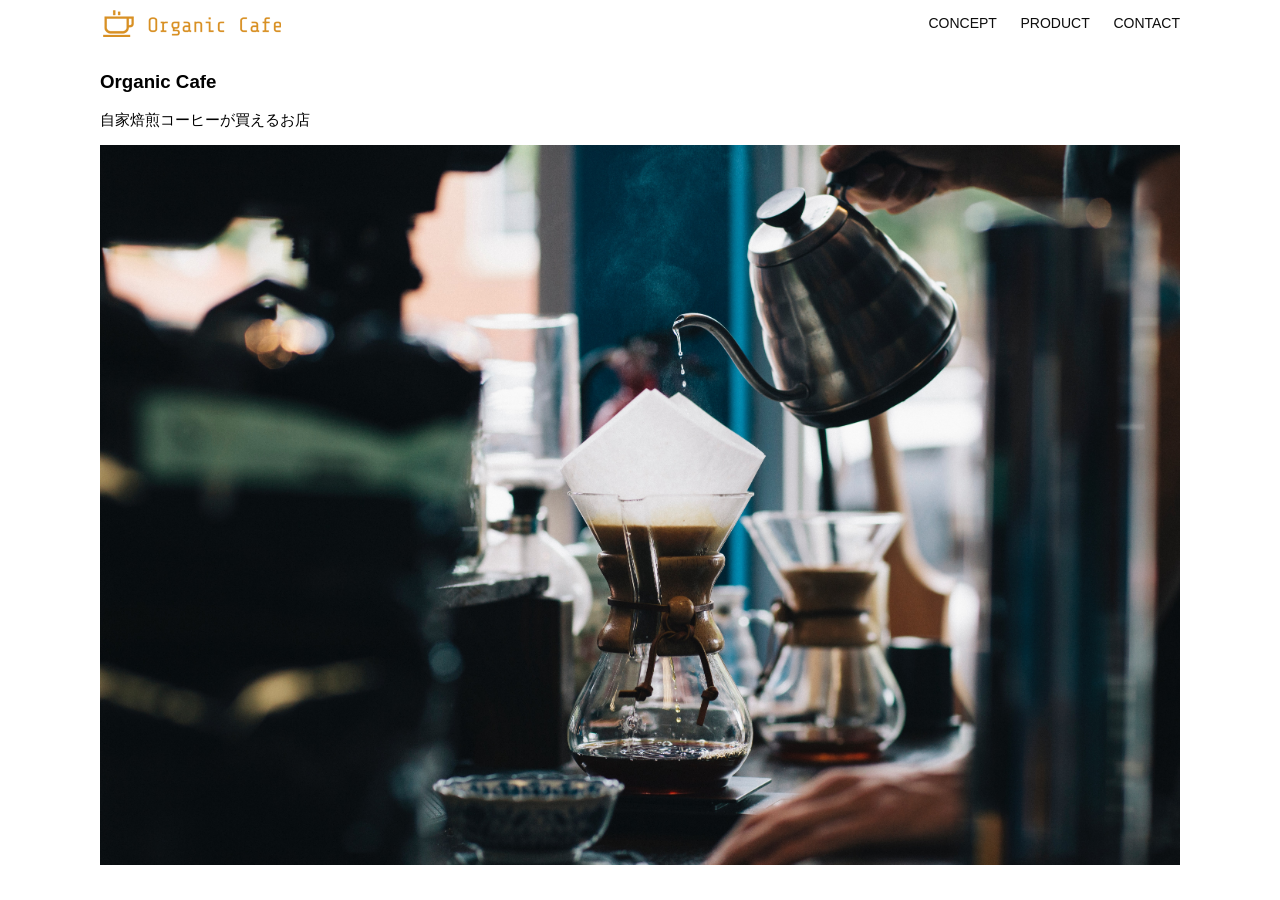
<file: html-css-kadai_013/index.html>
<!DOCTYPE html>
<html lang="ja">
  <head>
    <meta charset="UTF-8">
    <meta name="viewport" content="width=device-width, initial-scale=1.0">
    <meta name="description" content="自家焙煎のコーヒーがお家で楽しめるOrganic Cafe">
    <title>Organic Cafe</title>
    <link rel="stylesheet" href="style.css">
  </head>

  <body>
    <header>
      <!-- ロゴ -->
      <a id="logo" href="index.html">
        <img src="images/logo.png" alt="トップページに戻る">
      </a>

      <!-- PC用ナビゲーション -->
      <nav id="nav-pc">
        <a href="index.html#concept">CONCEPT</a>
        <a href="index.html#product">PRODUCT</a>
        <a href="index.html#contact">CONTACT</a>
      </nav>

      <!-- スマホ用メニューボタン -->
      <img
        id="menu-sp"
        src="images/button-menu.png"
        alt="ナビゲーションを開く"
        onclick="document.getElementById('nav-sp').style.display = 'block'"
      >

      <!-- スマホ用ナビゲーション -->
      <nav id="nav-sp">
        <ul>
          <li>
            <img
              id="close"
              src="images/button-close.png"
              alt="ナビゲーションを閉じる"
              onclick="document.getElementById('nav-sp').style.display = 'none'"
            >
          </li>
          <li>
            <a
              id="logo-sp"
              href="index.html"
              onclick="document.getElementById('nav-sp').style.display = 'none'"
            >
              <img src="images/logo-sp.png" alt="トップページに戻る">
            </a>
          </li>
          <li>
            <a
              class="menu"
              href="index.html#concept"
              onclick="document.getElementById('nav-sp').style.display = 'none'"
            >CONCEPT</a>
          </li>
          <li>
            <a
              class="menu"
              href="index.html#product"
              onclick="document.getElementById('nav-sp').style.display = 'none'"
            >PRODUCT</a>
          </li>
          <li>
            <a
              class="menu"
              href="index.html#contact"
              onclick="document.getElementById('nav-sp').style.display = 'none'"
            >CONTACT</a>
          </li>
        </ul>
      </nav>
    </header>

    <main>
      <article>
        <!-- メインビジュアル -->
        <section id="main-visual">
          <div id="main-message">
            <h1>Organic Cafe</h1>
            <p>自家焙煎コーヒーが買えるお店</p>
          </div>
          <img src="images/main-image.jpg" alt="コーヒーをハンドドリップで淹れる画像">
        </section>
      </article>
    </main>
  </body>
</html>
</file>
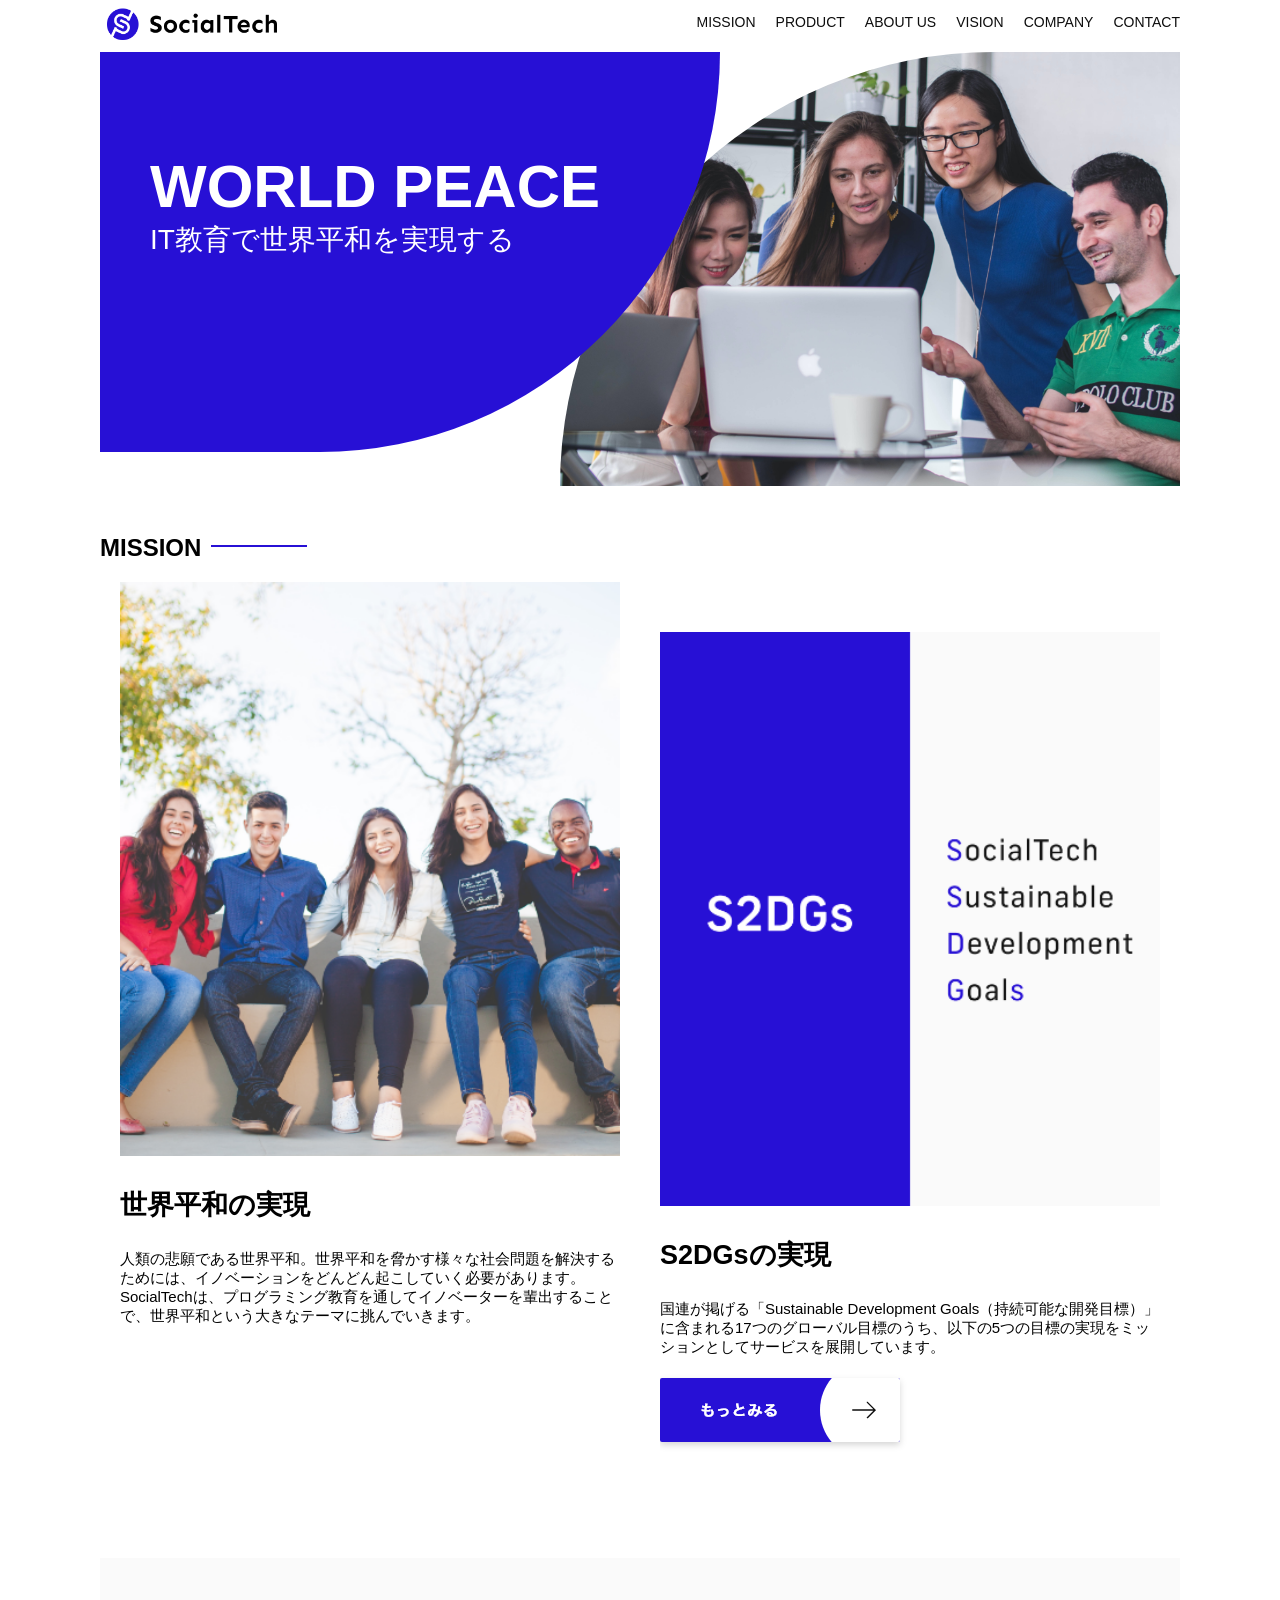
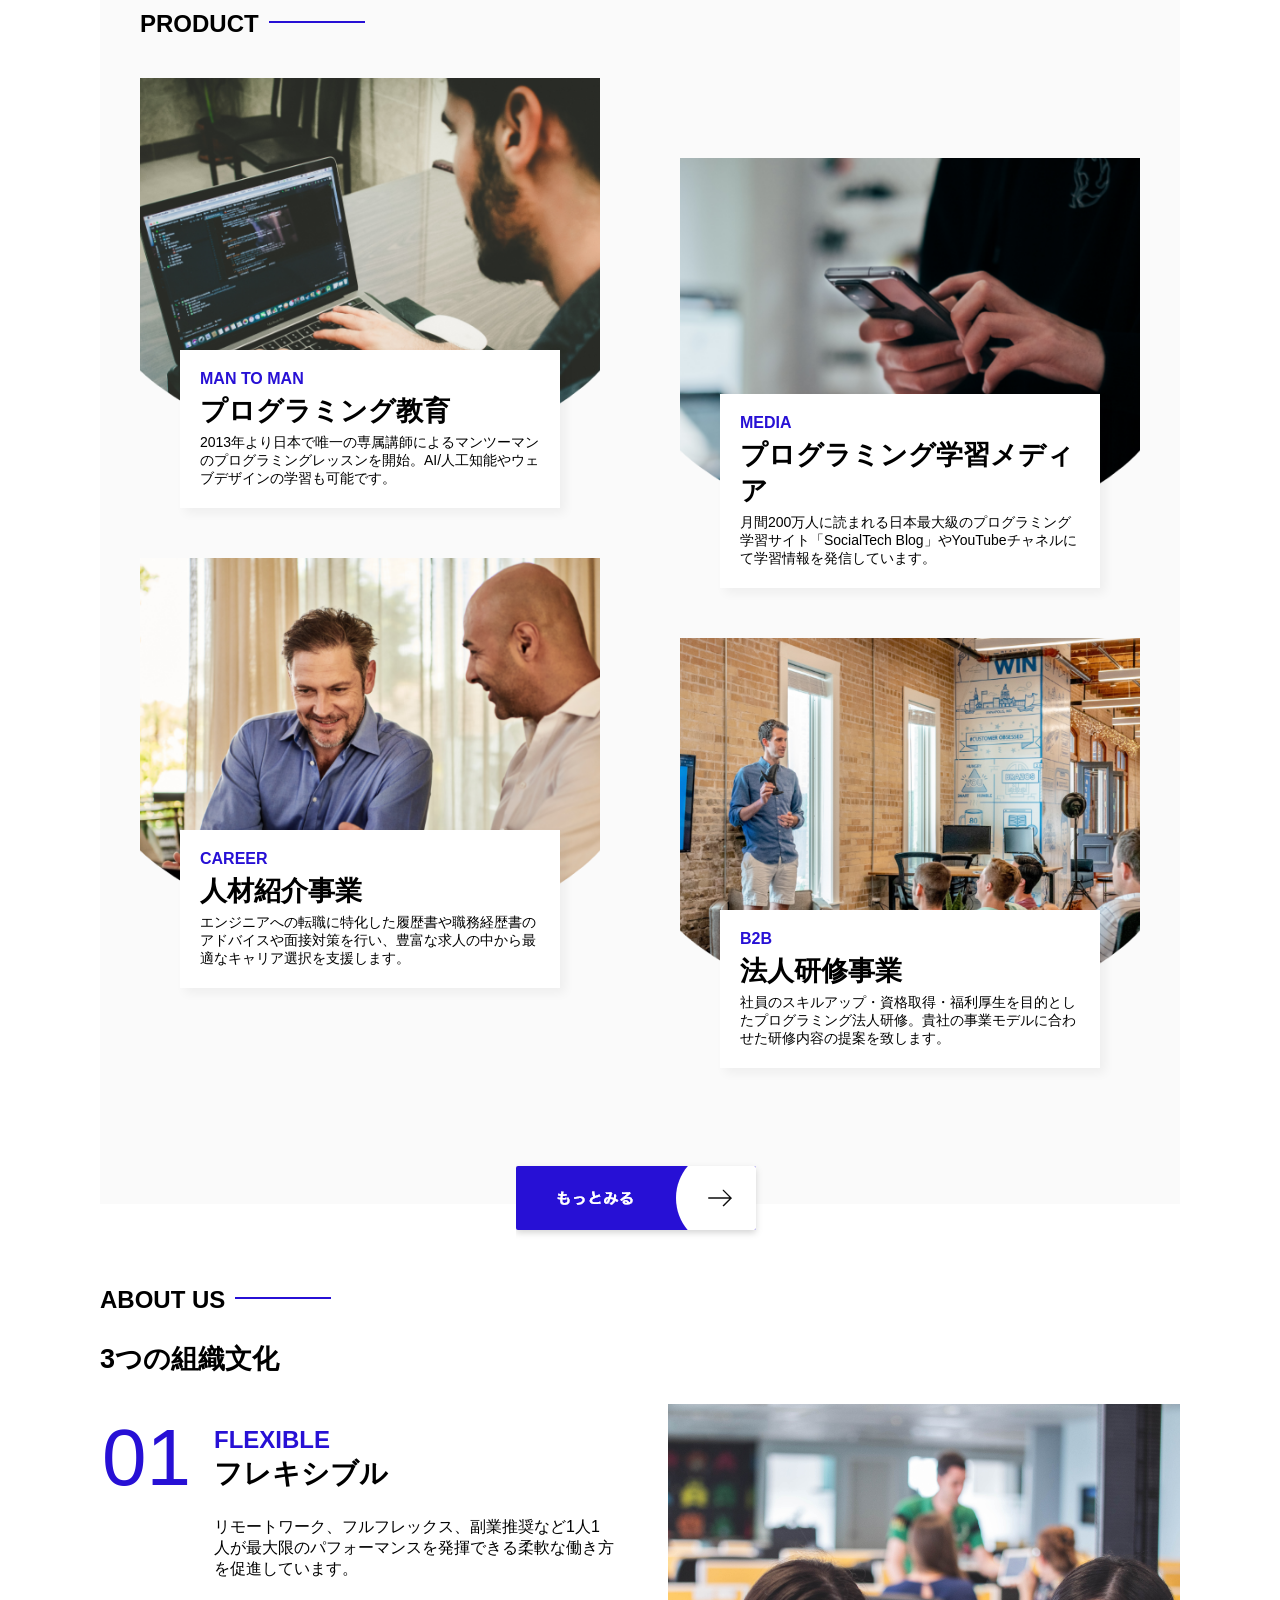
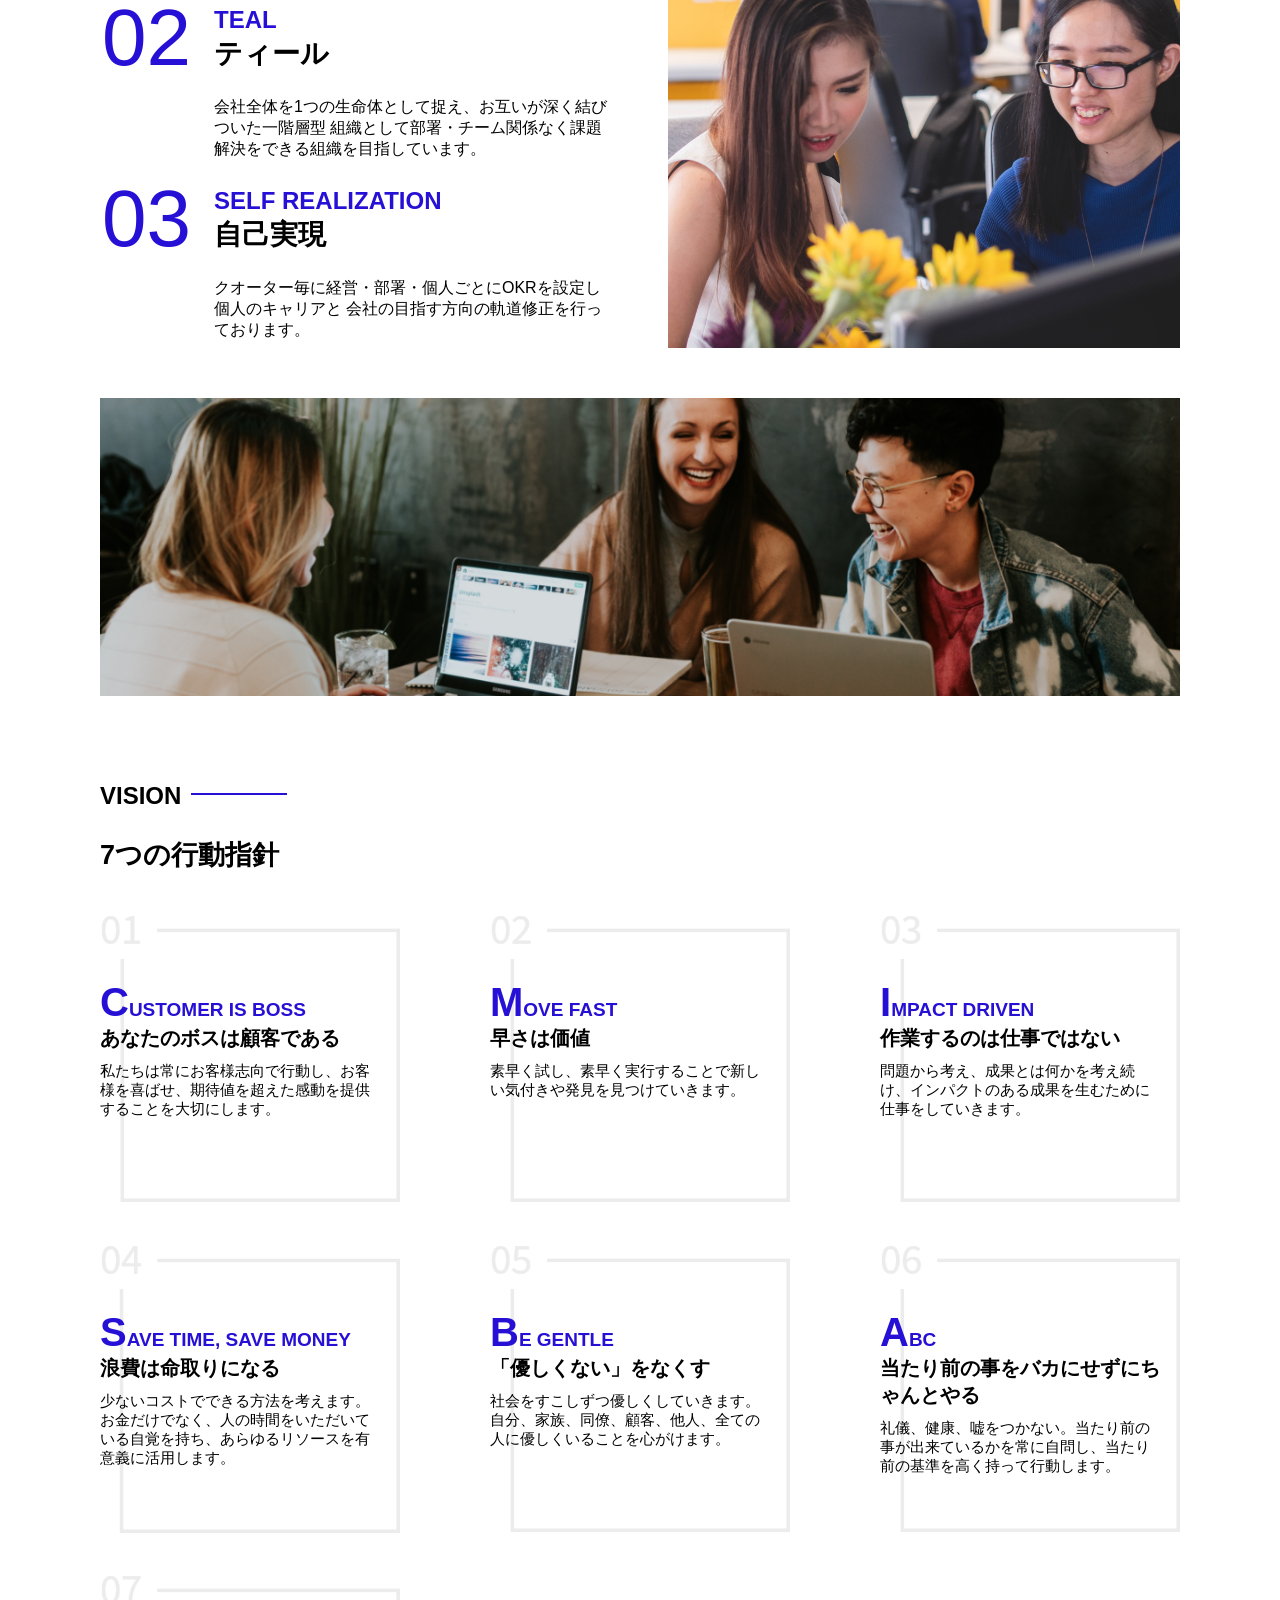
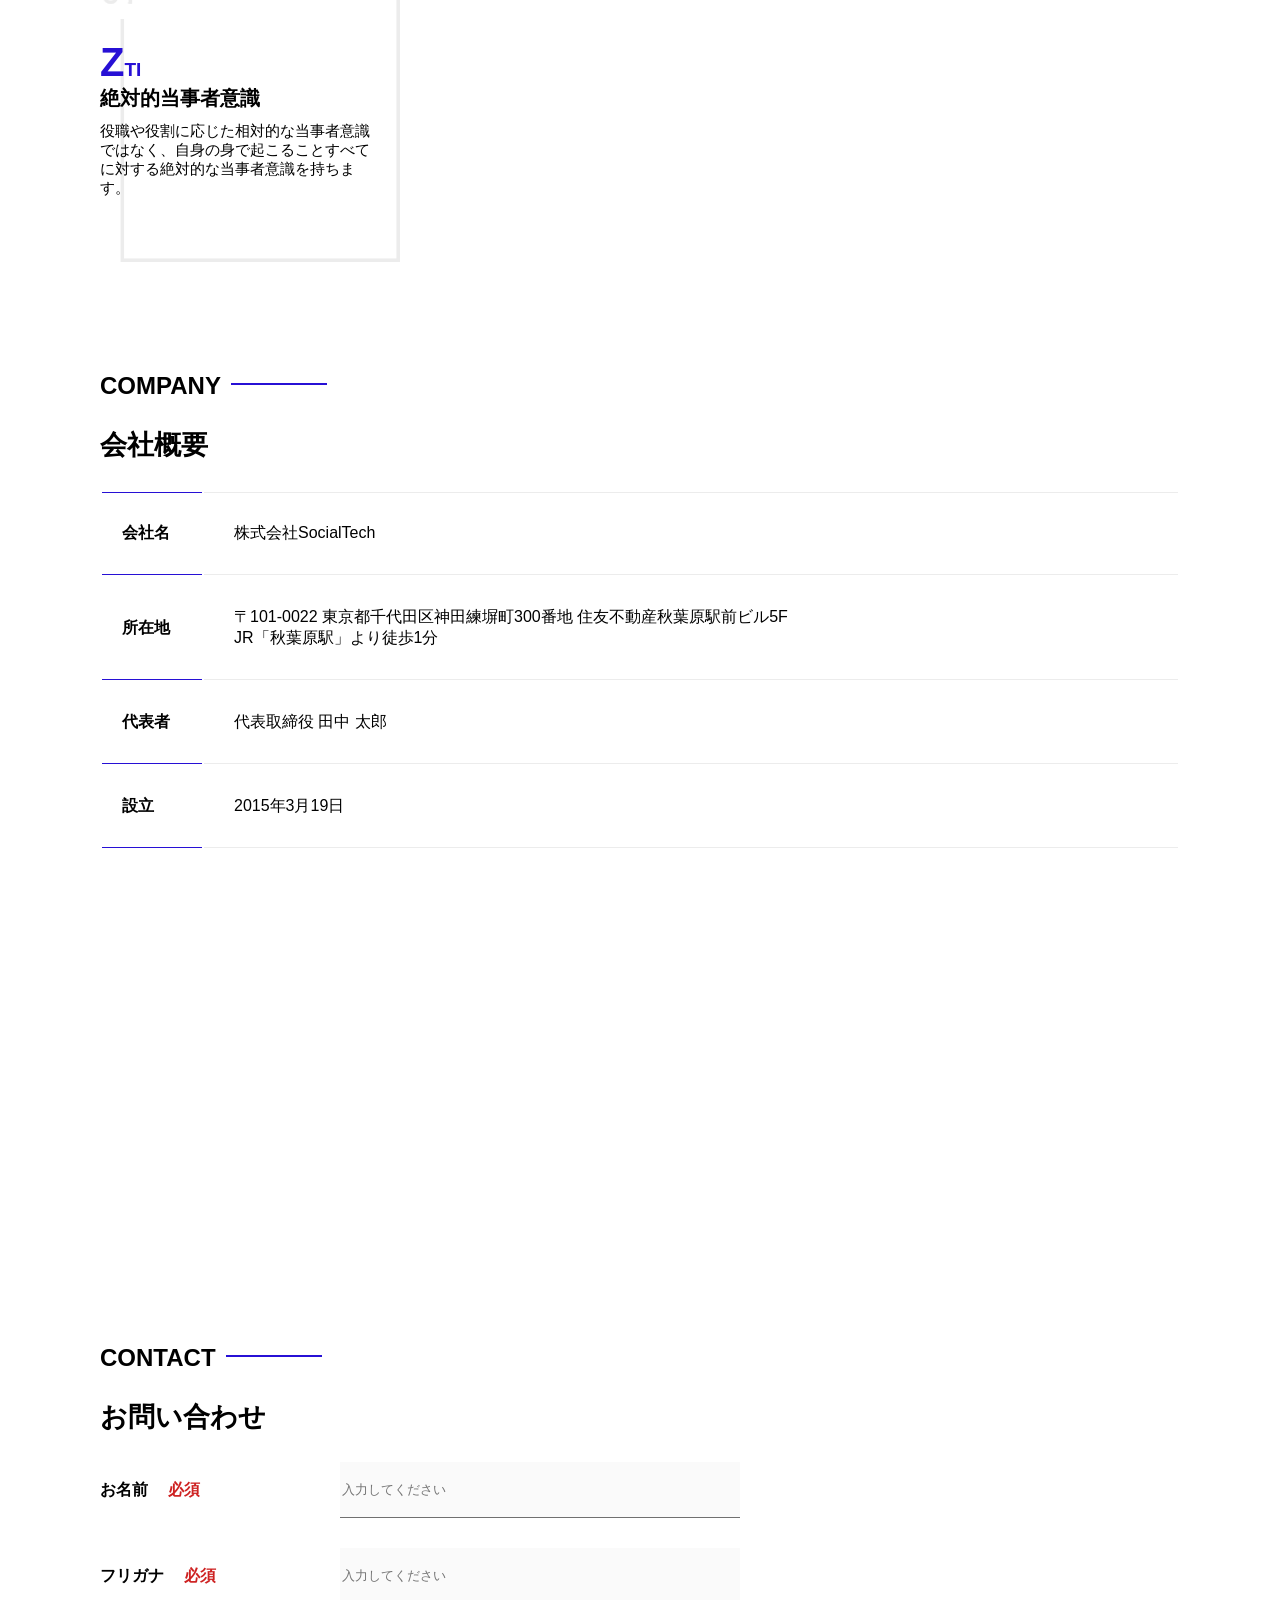
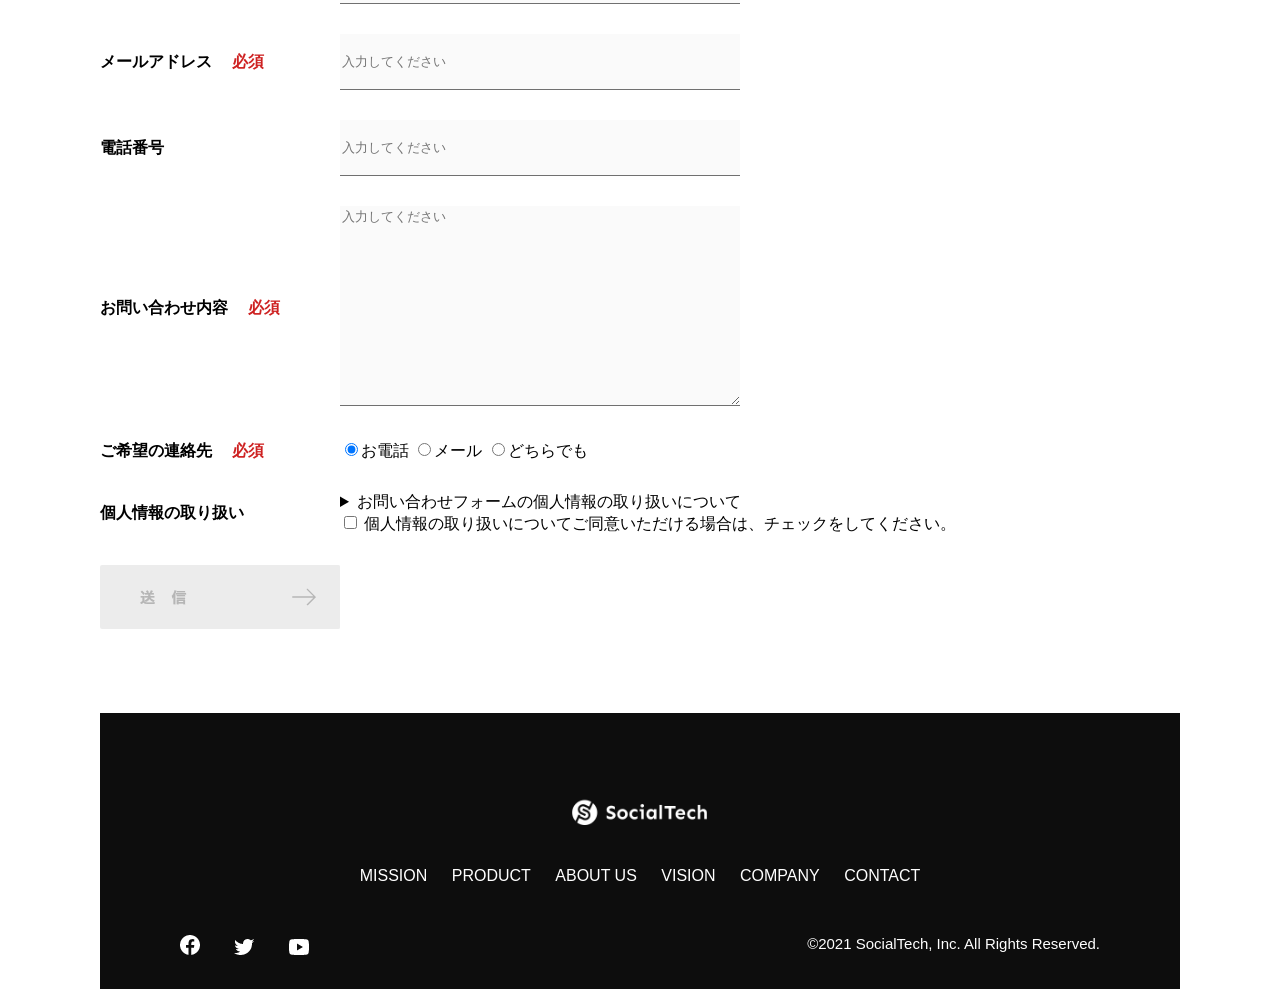
<file: kadai_tutorial_output/index.html>
<!DOCTYPE html>
<html>
  <head>
    <title>SocialTech</title>
    <meta charset="utf-8">
    <meta name="description" content="SocialTechはEdTech業界のリーディングカンパニーを目指します。">
    <meta name="viewport" content="width=device-width, initial-scale=1.0">
    <link rel="stylesheet" href="style.css">
  </head>

  <body>
    <!-- ヘッダー -->
    <header>
      <!-- ロゴ -->
      <a href="index.html" id="logo">
        <img src="images/logo.png" alt="トップページに戻る">
      </a>

      <!-- PC用ナビゲーション -->
      <nav id="nav-pc">
        <ul>
          <li><a href="mission.html">MISSION</a></li>
          <li><a href="product.html">PRODUCT</a></li>
          <li><a href="index.html#aboutus">ABOUT US</a></li>
          <li><a href="index.html#vision">VISION</a></li>
          <li><a href="index.html#company">COMPANY</a></li>
          <li><a href="index.html#contact">CONTACT</a></li>
        </ul>
      </nav>

      <!-- スマホ用メニューボタン -->
      <button id="menu-sp" onclick="document.getElementById('nav-sp').style.display = 'block'">
        <img src="images/button-menu.png" alt="ナビゲーションを開く">
      </button>

      <!-- スマホ用ナビゲーション -->
      <div id="nav-sp">
        <button id="close" onclick="document.getElementById('nav-sp').style.display = 'none'">
          <img src="images/button-close.png" alt="ナビゲーションを閉じる">
        </button>

        <nav>
          <ul>
            <li>
              <a id="logo-sp" href="index.html" onclick="document.getElementById('nav-sp').style.display = 'none'"><img src="images/logo-sp.png" alt="トップページに戻る"></a>
            </li>
            <li><a class="menu" href="mission.html" onclick="document.getElementById('nav-sp').style.display = 'none'">MISSION</a></li>
            <li><a class="menu" href="product.html" onclick="document.getElementById('nav-sp').style.display = 'none'">PRODUCT</a></li>
            <li><a class="menu" href="index.html#aboutus" onclick="document.getElementById('nav-sp').style.display = 'none'">ABOUT US</a></li>
            <li><a class="menu" href="index.html#vision" onclick="document.getElementById('nav-sp').style.display = 'none'">VISION</a></li>
            <li><a class="menu" href="index.html#company" onclick="document.getElementById('nav-sp').style.display = 'none'">COMPANY</a></li>
            <li><a class="menu" href="index.html#contact" onclick="document.getElementById('nav-sp').style.display = 'none'">CONTACT</a></li>
          </ul>
        </nav>
        <div id="sns">
          <a href="https://www.facebook.com/sejuku2013">
            <img src="images/button-facebook.png" alt="Facebookのリンク">
          </a>
          <a href="https://twitter.com/samuraijuku">
            <img src="images/button-twitter.png" alt="Twitterのリンク">
          </a>
          <a href="https://www.youtube.com/channel/UCCFOQO5aDK0xXam4cUQXT8g">
            <img src="images/button-youtube.png" alt="YouTubeのリンク">
          </a>
        </div>
      </div>
    </header>

    <main>
      <article>
        <!-- FVセクション -->
        <section id="main-visual">
          <div id="main-message">
            <h1>WORLD PEACE</h1>
            <p>IT教育で世界平和を実現する</p>
          </div>
          <img src="images/index/index-main.png" alt="PCの周りに集まる多国籍の仲間たち">
        </section>

        <!-- ミッションセクション -->
        <section id="mission">
          <h2 class="index-h2">MISSION</h2>
          <div id="mission-flex">
            <div>
              <img id="mission-photo" src="images/index/index-mission.png" alt="屋外のベンチで写真を撮影する多国籍の仲間たち">
              <h3>世界平和の実現</h3>
              <p>人類の悲願である世界平和。世界平和を脅かす様々な社会問題を解決するためには、イノベーションをどんどん起こしていく必要があります。SocialTechは、プログラミング教育を通してイノベーターを輩出することで、世界平和という大きなテーマに挑んでいきます。</p>
            </div>
            <div>
              <img id="s2dgs" src="images/index/s2dgs.png" alt="S2DGs">
              <h3>S2DGsの実現</h3>
              <p>国連が掲げる「Sustainable Development Goals（持続可能な開発目標）」に含まれる17つのグローバル目標のうち、以下の5つの目標の実現をミッションとしてサービスを展開しています。</p>
              <a href="mission.html">
                <img src="images/button-more.png" alt="もっとみる">
              </a>
            </div>
          </div>
        </section>

        <!-- プロダクトセクション -->
        <section id="product">
          <h2 class="index-h2">PRODUCT</h2>
          <div class="product-flex">
            <div id="product-left">
              <div>
                <img class="product-photo" src="images/index/index-mantoman.png" alt="PCでコードを書く男性">
                <div class="product-explain">
                  <span>MAN TO MAN</span>
                  <h3>プログラミング教育</h3>
                  <p>2013年より日本で唯一の専属講師によるマンツーマンのプログラミングレッスンを開始。AI/人工知能やウェブデザインの学習も可能です。</p>
                </div>
              </div>
              <div>
                <img class="product-photo" src="images/index/index-career.png" alt="笑顔で話し合う2人の男性">
                <div class="product-explain">
                  <span>CAREER</span>
                  <h3>人材紹介事業</h3>
                  <p>エンジニアへの転職に特化した履歴書や職務経歴書のアドバイスや面接対策を行い、豊富な求人の中から最適なキャリア選択を支援します。</p>
                </div>
              </div>
            </div>
            <div id="product-right">
              <div>
                <img class="product-photo" src="images/index/index-media.png" alt="スマートフォンを操作する人">
                <div class="product-explain">
                  <span>MEDIA</span>
                  <h3>プログラミング学習メディア</h3>
                  <p>月間200万人に読まれる日本最大級のプログラミング学習サイト「SocialTech Blog」やYouTubeチャネルにて学習情報を発信しています。</p>
                </div>
              </div>
              <div>
                <img class="product-photo" src="images/index/index-b2b.png" alt="講演中の男性とそれを聴く人々">
                <div class="product-explain">
                  <span>B2B</span>
                  <h3>法人研修事業</h3>
                  <p>社員のスキルアップ・資格取得・福利厚生を目的としたプログラミング法人研修。貴社の事業モデルに合わせた研修内容の提案を致します。</p>
                </div>
              </div>
            </div>
          </div>
          <div id="product-more">
            <a href="product.html">
              <img src="images/button-more.png" alt="もっとみる">
            </a>
          </div>
        </section>

        <!-- ABOUTセクション -->
        <section id="aboutus">
          <h2 class="index-h2">ABOUT US</h2>
          <h3>3つの組織文化</h3>
          <div>
            <table class="culture-table">
              <tr>
                <td class="culture-num">01</td>
                <th><span class="culture-en">FLEXIBLE</span><br>フレキシブル</th>
              </tr>
              <tr>
                <td>
                  <!--空のセル-->
                </td>
                <td class="culture-description">リモートワーク、フルフレックス、副業推奨など1人1人が最大限のパフォーマンスを発揮できる柔軟な働き方を促進しています。</td>
              </tr>
              <tr>
                <td class="culture-num">02</td>
                <th><span class="culture-en">TEAL</span><br>ティール</th>
              </tr>
              <tr>
                <td>
                  <!--空のセル-->
                </td>
                <td class="culture-description">会社全体を1つの生命体として捉え、お互いが深く結びついた一階層型 組織として部署・チーム関係なく課題解決をできる組織を目指しています。</td>
              </tr>
              <tr>
                <td class="culture-num">03</td>
                <th><span class="culture-en">SELF REALIZATION</span><br>自己実現</th>
              </tr>
              <tr>
                <td>
                  <!--空のセル-->
                </td>
                <td class="culture-description">クオーター毎に経営・部署・個人ごとにOKRを設定し個人のキャリアと 会社の目指す方向の軌道修正を行っております。</td>
              </tr>
            </table>
            <img class="culture-img" src="images/index/index-aboutus1.png" alt="笑顔で話し合う2人の女性">
          </div>
          <img class="culture-img2" src="images/index/index-aboutus2.png" alt="笑顔で話し合う3人の男女">
        </section>

        <!-- VISIONセクション -->
        <section id="vision">
          <h2 class="index-h2">VISION</h2>
          <h3>7つの行動指針</h3>
          <div>
            <div class="vision-box">
              <img src="images/index/vision-01.png" alt="01">
              <div>
                <h4>CUSTOMER IS BOSS</h4>
                <h5>あなたのボスは顧客である</h5>
                <p>私たちは常にお客様志向で行動し、お客様を喜ばせ、期待値を超えた感動を提供することを大切にします。</p>
              </div>
            </div>
            <div class="vision-box">
              <img src="images/index/vision-02.png" alt="02">
              <div>
                <h4>MOVE FAST</h4>
                <h5>早さは価値</h5>
                <p>素早く試し、素早く実行することで新しい気付きや発見を見つけていきます。</p>
              </div>
            </div>
            <div class="vision-box">
              <img src="images/index/vision-03.png" alt="03">
              <div>
                <h4>IMPACT DRIVEN</h4>
                <h5>作業するのは仕事ではない</h5>
                <p>問題から考え、成果とは何かを考え続け、インパクトのある成果を生むために仕事をしていきます。</p>
              </div>
            </div>
            <div class="vision-box">
              <img src="images/index//vision-04.png" alt="04">
              <div>
                <h4>SAVE TIME, SAVE MONEY</h4>
                <h5>浪費は命取りになる</h5>
                <p>少ないコストでできる方法を考えます。お金だけでなく、人の時間をいただいている自覚を持ち、あらゆるリソースを有意義に活用します。</p>
              </div>
            </div>
            <div class="vision-box">
              <img src="images/index/vision-05.png" alt="05">
              <div>
                <h4>BE GENTLE</h4>
                <h5>「優しくない」をなくす</h5>
                <p>社会をすこしずつ優しくしていきます。自分、家族、同僚、顧客、他人、全ての人に優しくいることを心がけます。</p>
              </div>
            </div>
            <div class="vision-box">
              <img src="images/index/vision-06.png" alt="06">
              <div>
                <h4>ABC</h4>
                <h5>当たり前の事をバカにせずにちゃんとやる</h5>
                <p>礼儀、健康、嘘をつかない。当たり前の事が出来ているかを常に自問し、当たり前の基準を高く持って行動します。</p>
              </div>
            </div>
            <div class="vision-box">
              <img src="images/index/vision-07.png" alt="07">
              <div>
                <h4>ZTI</h4>
                <h5>絶対的当事者意識</h5>
                <p>役職や役割に応じた相対的な当事者意識ではなく、自身の身で起こることすべてに対する絶対的な当事者意識を持ちます。</p>
              </div>
            </div>
          </div>
        </section>

        <!-- COMPANYセクション -->
        <section id="company">
          <h2 class="index-h2">COMPANY</h2>
          <h3>会社概要</h3>
          <table id="company-table">
            <tr>
              <th class="tableheader tableheader-first">会社名</th>
              <td class="cell cell-first">株式会社SocialTech</td>
            </tr>
            <tr>
              <th class="tableheader">所在地</th>
              <td class="cell">〒101-0022 東京都千代田区神田練塀町300番地 住友不動産秋葉原駅前ビル5F<br>JR「秋葉原駅」より徒歩1分</td>
            </tr>
            <tr>
              <th class="tableheader">代表者</th>
              <td class="cell">代表取締役 田中 太郎</td>
            </tr>
            <tr>
              <th class="tableheader">設立</th>
              <td class="cell">2015年3月19日</td>
            </tr>
          </table>
          <iframe src="https://www.google.com/maps/embed?pb=!1m18!1m12!1m3!1d3240.0688551336807!2d139.7720776771055!3d35.69992317258124!2m3!1f0!2f0!3f0!3m2!1i1024!2i768!4f13.1!3m3!1m2!1s0x60188fee13660e23%3A0x77137876edf742ac!2z5L2P5Y-L5LiN5YuV55Sj56eL6JGJ5Y6f6aeF5YmN44OT44Or!5e0!3m2!1sja!2sjp!4v1704858013291!5m2!1sja!2sjp" style="border: 0" allowfullscreen="" loading="lazy"></iframe>
        </section>

        <!-- お問い合わせフォーム -->
        <section id="contact">
          <h2 class="index-h2">CONTACT</h2>
          <h3>お問い合わせ</h3>
          <form>
            <div>
              <div class="contact-heading">
                <label class="contact-label">お名前<span class="contact-span">必須</span></label>
              </div>
              <div>
                <input type="text" name="name" placeholder="入力してください" class="contact-textbox">
              </div>
            </div>
            <div>
              <div class="contact-heading">
                <label class="contact-label">フリガナ<span class="contact-span">必須</span></label>
              </div>
              <div>
                <input type="text" name="hurigana" placeholder="入力してください" class="contact-textbox">
              </div>
            </div>
            <div>
              <div class="contact-heading">
                <label class="contact-label">メールアドレス<span class="contact-span">必須</span></label>
              </div>
              <div>
                <input type="text" name="email" placeholder="入力してください" class="contact-textbox">
              </div>
            </div>
            <div>
              <div class="contact-heading">
                <label class="contact-label">電話番号</label>
              </div>
              <div>
                <input type="text" name="tel" placeholder="入力してください" class="contact-textbox">
              </div>
            </div>
            <div>
              <div class="contact-heading">
                <label class="contact-label">お問い合わせ内容<span class="contact-span">必須</span></label>
              </div>
              <div>
                <textarea class="contact-textarea" placeholder="入力してください" name="message"></textarea>
              </div>
            </div>
            <div>
              <div class="contact-heading">
                <label class="contact-label">ご希望の連絡先<span class="contact-span">必須</span></label>
              </div>
              <div><input class="radiobutton" type="radio" value="tel" name="contact" checked><label>お電話</label> <input class="radiobutton" type="radio" value="mail" name="contact"><label>メール</label> <input class="radiobutton" type="radio" value="both" name="contact"><label>どちらでも</label></div>
            </div>
            <div>
              <div class="contact-heading">
                <label class="contact-label">個人情報の取り扱い</label>
              </div>
              <div>
                <details>
                  <summary>お問い合わせフォームの個人情報の取り扱いについて</summary>
                  <div>
                    <dl>
                      <dt>１．組織の名称又は氏名</dt>
                      <dd>株式会社SocialTech</dd>
                      <dt>２．個人情報保護管理者（若しくはその代理人）の氏名又は職名、所属及び連絡先</dt>
                      <dd>
                        <p>鈴木 一郎 コーポレート部</p>
                        <p>メールアドレス：samurai@example.com</p>
                        <p>TEL：03-1234-5678</p>
                      </dd>
                      <dt>３．個人情報の利用目的</dt>
                      <dd>
                        <ul>
                          <li>・本サービス及び本サービスに関連する情報の提供又はそれらに関する連絡のため</li>
                          <li>・ユーザーの本人確認のため</li>
                          <li>・当社サービスのご案内のため</li>
                          <li>・当社の商品等の広告または宣伝（電子メールによるものを含むものとします。）</li>
                        </ul>
                      </dd>
                      <dt>４．個人情報の取り扱い業務の委託</dt>
                      <dd>個人情報の取扱業務の全部または一部を外部に業務委託する場合があります。その際、弊社は、個人情報を適切に保護できる管理体制を敷き実行していることを条件として委託先を厳選したうえで、機密保持契約を委託先と締結し、お客様の個人情報を厳密に管理させます。</dd>
                      <dt>５．個人情報の開示等の請求</dt>
                      <dd>
                        お客様は、弊社に対してご自身の個人情報の開示等（利用目的の通知、開示、内容の訂正・追加・削除、利用の停止または消去、第三者への提供の停止）に関して、当社問合わせ窓口に申し出ることができます。<br>
                        その際、弊社はお客様ご本人を確認させていただいたうえで、合理的な期間内に対応いたします。<br>
                        なお、個人情報に関する弊社問合わせ先は、次の通りです。
                      </dd>
                      <dd>
                        <p>株式会社SocialTech　個人情報問合せ窓口</p>
                        <p>〒150-0043　東京都千代田区神田練塀町300番地 住友不動産秋葉原駅前ビル5F</p>
                        <p>メールアドレス：samurai@example.com　TEL：03-1234-5678</p>
                      </dd>

                      <dt>６．個人情報を提供されることの任意性について</dt>
                      <dd>お客様がご自身の個人情報を弊社に提供されるか否かは、お客様のご判断によりますが、もしご提供されない場合には、適切なサービスが提供できない場合がありますので予めご了承ください。</dd>
                    </dl>
                  </div>
                </details>
                <input type="checkbox" name="agree">
                <span>個人情報の取り扱いについてご同意いただける場合は、チェックをしてください。</span>
              </div>
            </div>
            <input type="image" src="images/button-submit.png" alt="送信する">
          </form>
        </section>
      </article>
    </main>

    <footer>
      <div id="footer-logo">
        <img src="images/logo-sp.png" alt="SocialTech">
      </div>
      <div id="footer-link">
        <a href="mission.html">MISSION</a>
        <a href="product.html">PRODUCT</a>
        <a href="index.html#aboutus">ABOUT US</a>
        <a href="index.html#vision">VISION</a>
        <a href="index.html#company">COMPANY</a>
        <a href="index.html#contact">CONTACT</a>
      </div>
      <div id="sns-footer">
        <div class="sns-btns">
          <a href="https://www.facebook.com/sejuku2013"><img src="images/button-facebook.png" alt="Facebookのリンク"></a>
          <a href="https://twitter.com/samuraijuku"><img src="images/button-twitter.png" alt="Twitterのリンク"></a>
          <a href="https://www.youtube.com/channel/UCCFOQO5aDK0xXam4cUQXT8g"><img src="images/button-youtube.png" alt="YouTubeのリンク"></a>
        </div>
        <p id="copyright">&copy;2021 SocialTech, Inc. All Rights Reserved.</p>
      </div>
    </footer>

  </body>
</html>
</file>
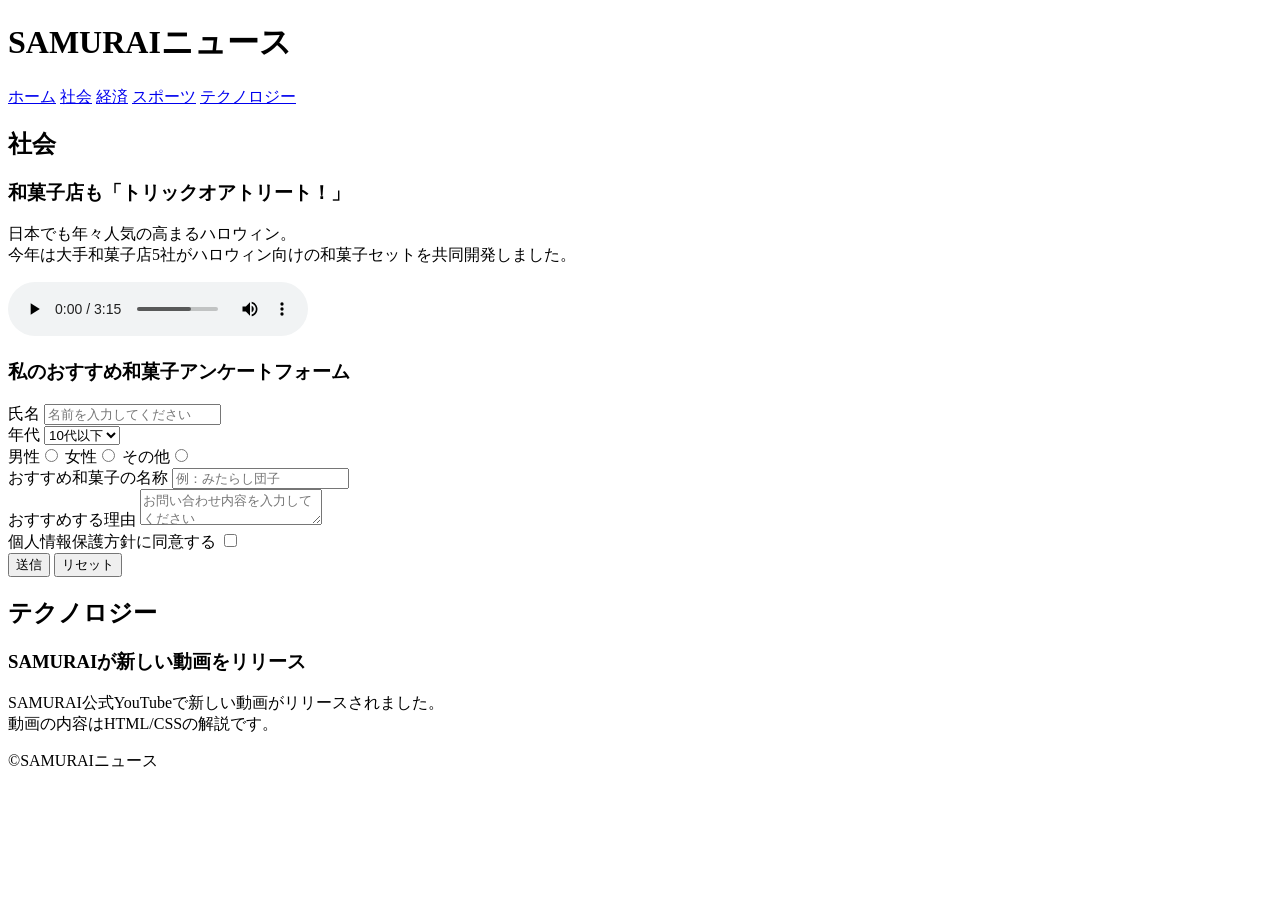
<file: kadai_008/kadai_008.html>
<!DOCTYPE html>
<html>

<head>
  <title>8章課題</title>
  <meta name="description" content="このページは8章の課題です。">
  <meta charset="UTF-8">
</head>

<body>
  <header>
    <h1>SAMURAIニュース</h1>
     <nav>
       <a href="https://www.sejuku.net/">ホーム</a>
       <a href="https://www.sejuku.net/">社会</a>
       <a href="https://www.sejuku.net/">経済</a>
       <a href="https://www.sejuku.net/">スポーツ</a>
       <a href="https://www.sejuku.net/">テクノロジー</a>
     </nav>
  </header>
  <main>
    <article>
      <h2>社会</h2>
      <section>
        <h3>和菓子店も「トリックオアトリート！」</h3>
        <p>日本でも年々人気の高まるハロウィン。<br>
          今年は大手和菓子店5社がハロウィン向けの和菓子セットを共同開発しました。</p>
        <audio src="kadai_008_ichi.mp3" controls></audio> 
       </section>
      <section>
        <h3>私のおすすめ和菓子アンケートフォーム</h3>
        <form>
          <label>氏名</label>
          <input type="text" placeholder="名前を入力してください">
          <br>
          <label>年代</label>
           <select>
             <option value="10代">10代以下</option>
             <option value="20代">20代</option>
             <option value="30代">30代</option>
             <option value="40代">40代以上</option>
           </select>
          <br>
          <label>男性</label><input type="radio" name="gender" value="male">
          <label>女性</label><input type="radio" name="gender" value="female">
          <label>その他</label><input type="radio" name="gender" value="other">
          <br>
          <label>おすすめ和菓子の名称</label>
           <input type="text" placeholder="例：みたらし団子">
          <br>
          <label>おすすめする理由</label>
           <textarea placeholder="お問い合わせ内容を入力してください"></textarea>
          <br>
          <label>個人情報保護方針に同意する</label>
           <input type="checkbox">
          <br>
          <input type="submit" value="送信">
          <input type="reset" value="リセット">
        </form>
      </section>
    </article>
    <article>
      <h2>テクノロジー</h2>
      <section>
        <h3>SAMURAIが新しい動画をリリース</h3>
        <p>SAMURAI公式YouTubeで新しい動画がリリースされました。<br>
           動画の内容はHTML/CSSの解説です。</p>
      </section>
    </article>
  </main>
  <footer>
    <p>&copy;SAMURAIニュース</p>
  </footer>
</body>

</html>
</file>
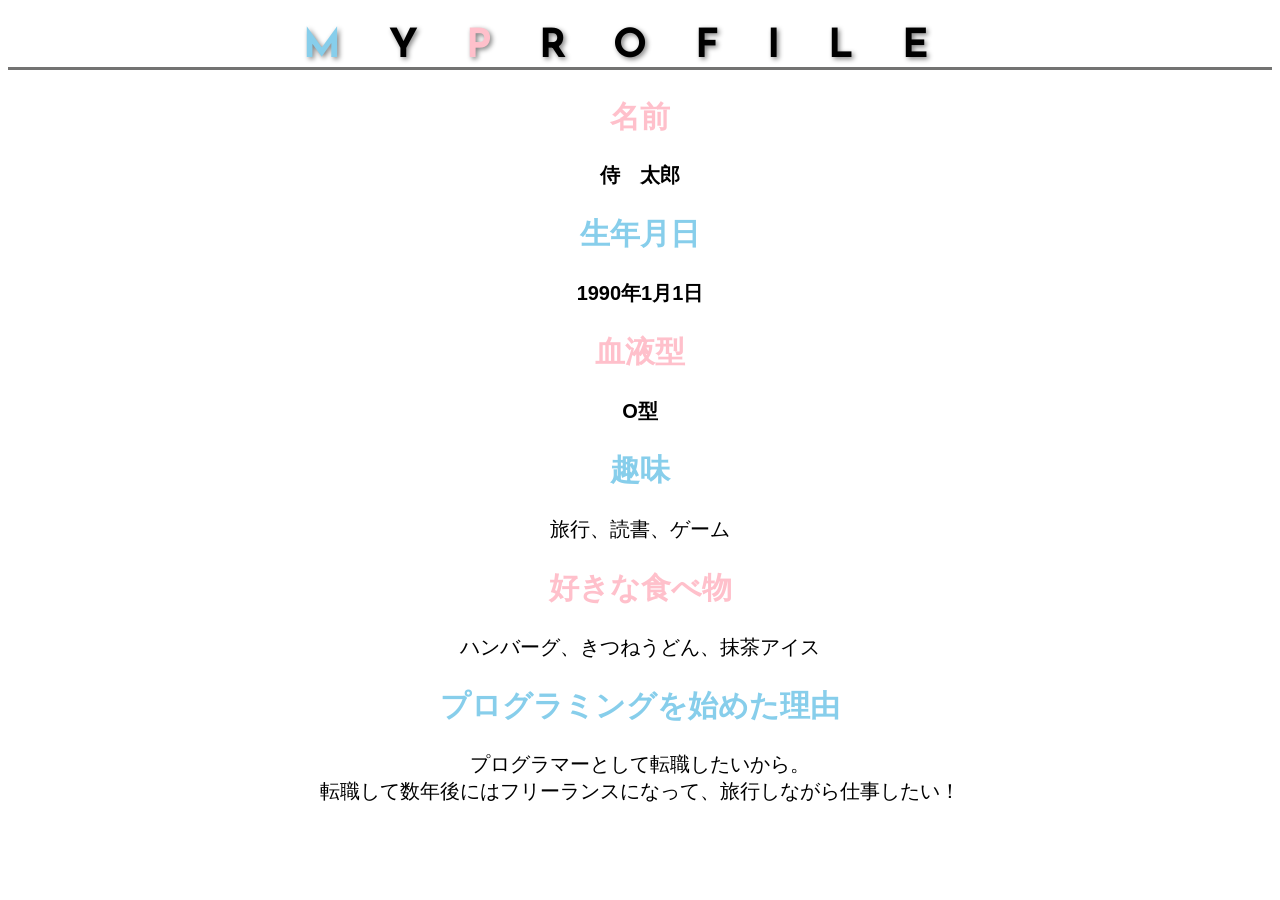
<file: kadai_015/kadai_015.html>
<!DOCTYPE html>
<html>
<head>
  <title>15章課題</title>
  <meta charset="UTF-8">
  <meta name="description" content="このページは15章の課題です。">
  <link rel="stylesheet" href="style.css">
  <link rel="preconnect" href="https://fonts.googleapis.com">
  <link rel="preconnect" href="https://fonts.gstatic.com" crossorigin>
  <link href="https://fonts.googleapis.com/css2?family=Josefin+Sans&display=swap" rel="stylesheet">
</head>
<body>
  <h1><span class="blue">M</span>Y<span class="pink">P</span>ROFILE</h1>
  <div id="basic">
    <h2 class="pink">名前</h2>
    <p>侍　太郎</p>
    <h2 class="blue">生年月日</h2>
    <p>1990年1月1日</p>
    <h2 class="pink">血液型</h2>
    <p>O型</p>
  </div>
  <h2 class="blue">趣味</h2>
  <p>旅行、読書、ゲーム</p>
  <h2 class="pink">好きな食べ物</h2>
  <p>ハンバーグ、きつねうどん、抹茶アイス</p>
  <h2 class="blue">プログラミングを始めた理由</h2>
  <p>プログラマーとして転職したいから。<br>転職して数年後にはフリーランスになって、旅行しながら仕事したい！</p>
</body>
</html>
</file>
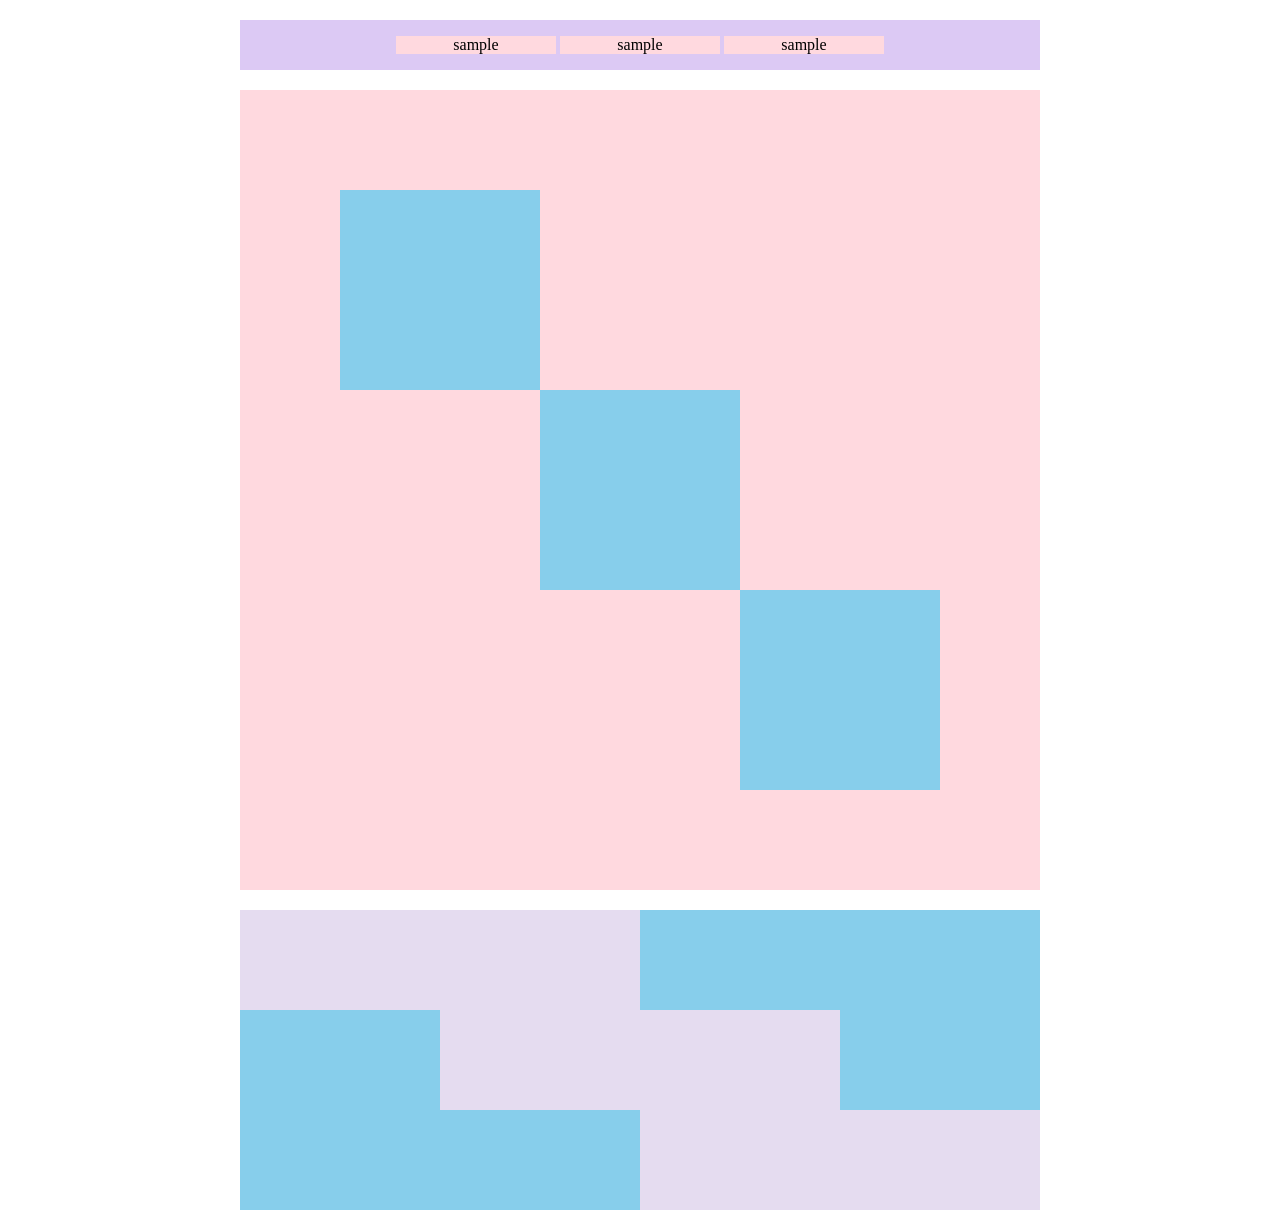
<file: kadai_018/kadai_018.html>
<!DOCTYPE html>
<html>
<head>
  <meta charset="UTF-8">
  <link rel="stylesheet" href="style.css">
  <meta name="description" content="このページは18章の課題です。">
  <title>18章課題</title>
</head>
<body>
  <div id="top">
    <p class="top-child">sample</p>
    <p class="top-child">sample</p>
    <p class="top-child">sample</p>
  </div>
  <div id="middle">
    <div id="middle-child01"></div>
    <div id="middle-child02"></div>
    <div id="middle-child03"></div>
  </div>
  <div id="bottom">
    <div id="bottom-child01"></div>
    <div id="bottom-child02"></div>
    <div id="bottom-child03"></div>
  </div>
</body>
</html>
</file>
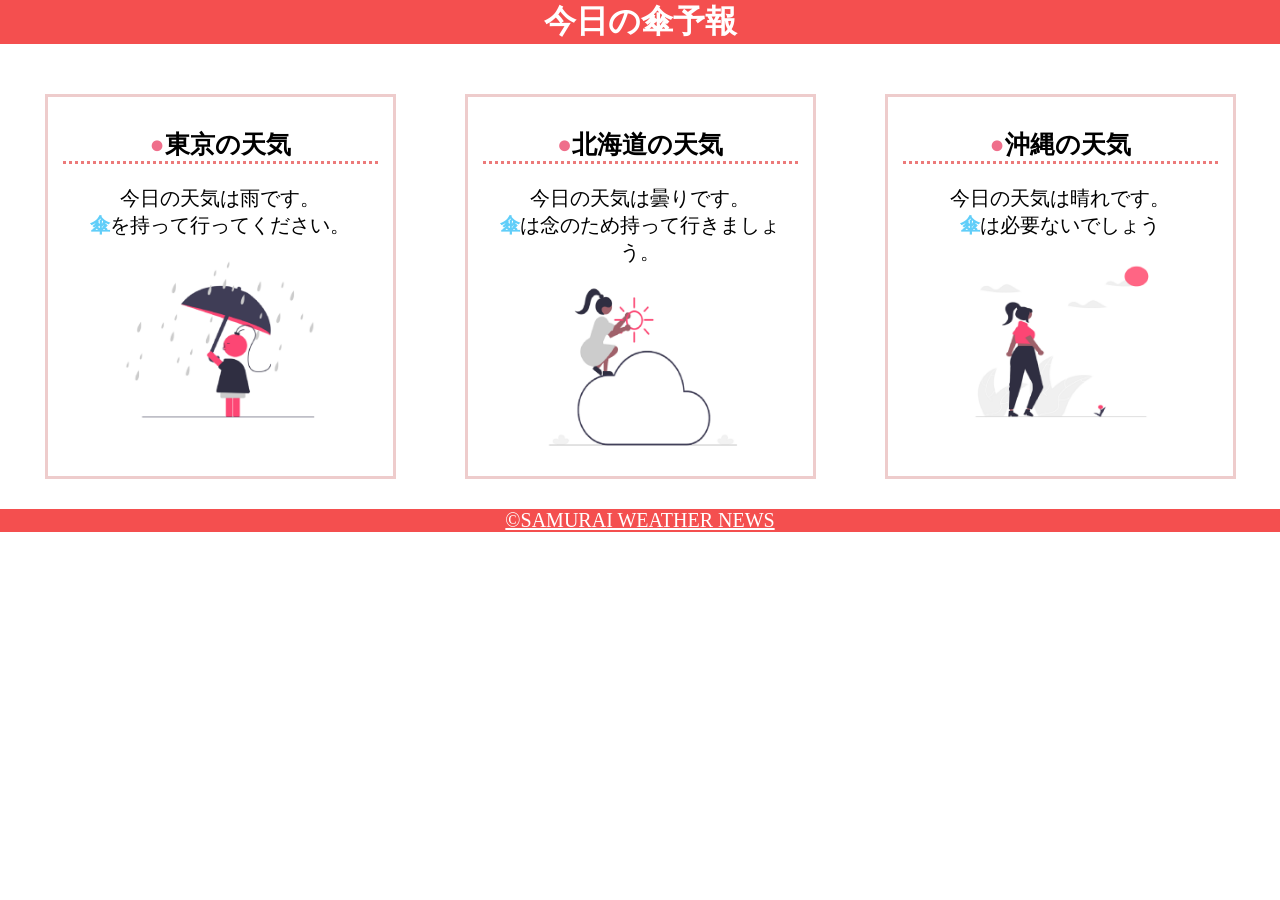
<file: kadai_022/kadai_022.html>
<!DOCTYPE html>
<html>
    <head>
        <meta charset="UTF-8">
        <meta name="viewport" content="width=device-width, initial-scale=1.0">
        <link rel="stylesheet" href="style.css">
        <meta name="description" content="このページは22章の課題です。">
        <title>22章課題</title>
    </head>
    <body>

        <header>
            <h1>今日の傘予報</h1>
        </header>  

        <main>

            <div id="parent">
                <div class="contents">
                    <h2>東京の天気</h2>
                    <p>今日の天気は雨です。</p>
                    <p>傘を持って行ってください。</p>
                    <img src="images/rainy.png" alt="雨">
                </div>

                <div class="contents">
                    <h2>北海道の天気</h2>
                    <p>今日の天気は曇りです。</p>
                    <p>傘は念のため持って行きましょう。</p>
                    <img src="images/cloudy.png" alt="曇り">
                </div>

                <div class="contents">
                    <h2>沖縄の天気</h2>
                    <p>今日の天気は晴れです。</p>
                    <p>傘は必要ないでしょう</p>
                    <img src="images/sunny.png" alt="晴れ">
                </div>

            </div>    

        </main>

        <footer>
            <a href="https://www.sejuku.net/corp/">&copy;SAMURAI WEATHER NEWS</a>
</footer>

    </body>
</html>
</file>
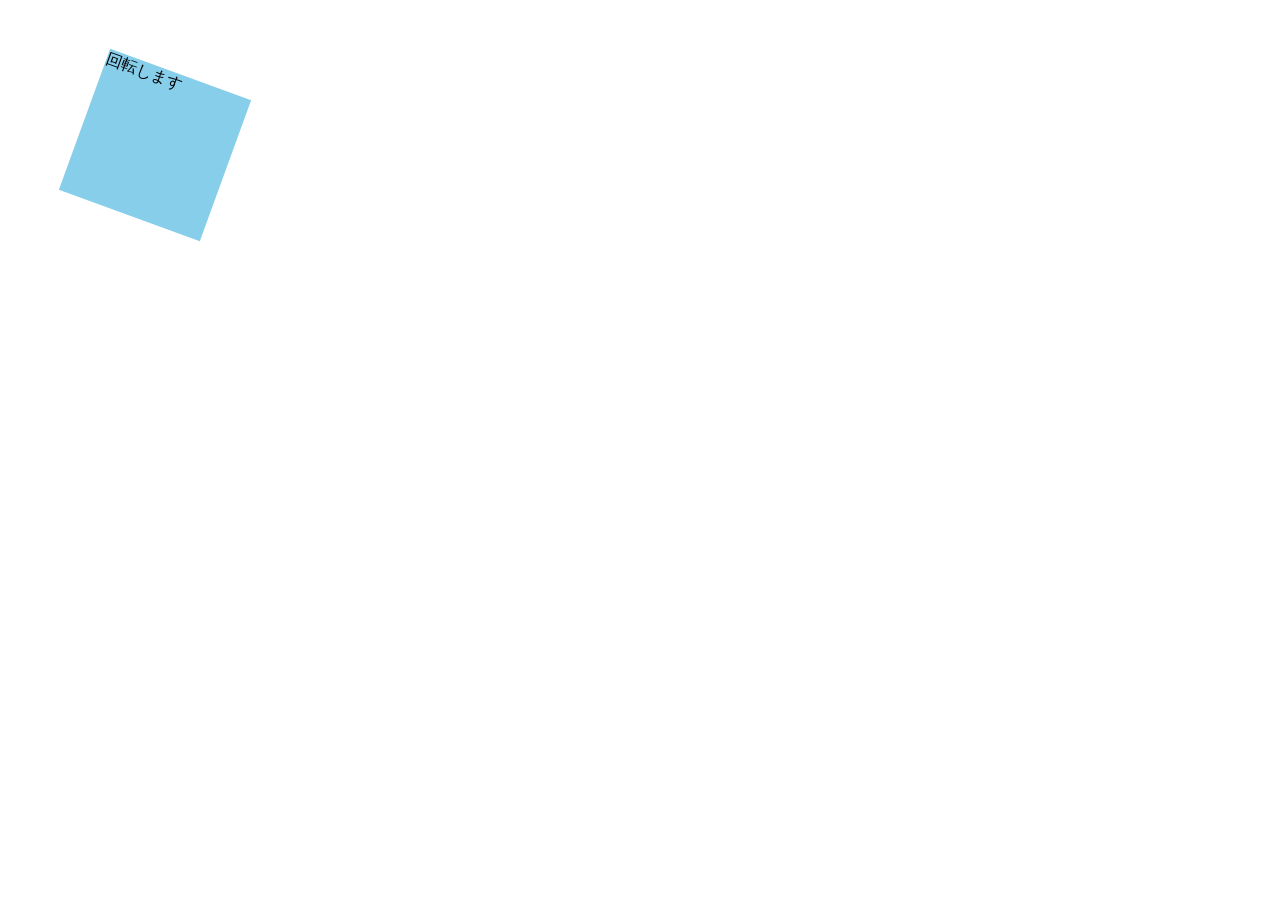
<file: kadai_mdn_css/mdn.html>
<!DOCTYPE html>
<html>

<head>
    <style>
        div {
            position: absolute;
            left: 50px;
            top: 50px;
            width: 150px;
            height: 150px;
            background-color: skyblue;
            transform: translate(30px, 20px) rotate(20deg);
}
    </style>
</head>

<body>
    <div>
        回転します
    </div>

</body>

</html>
</file>
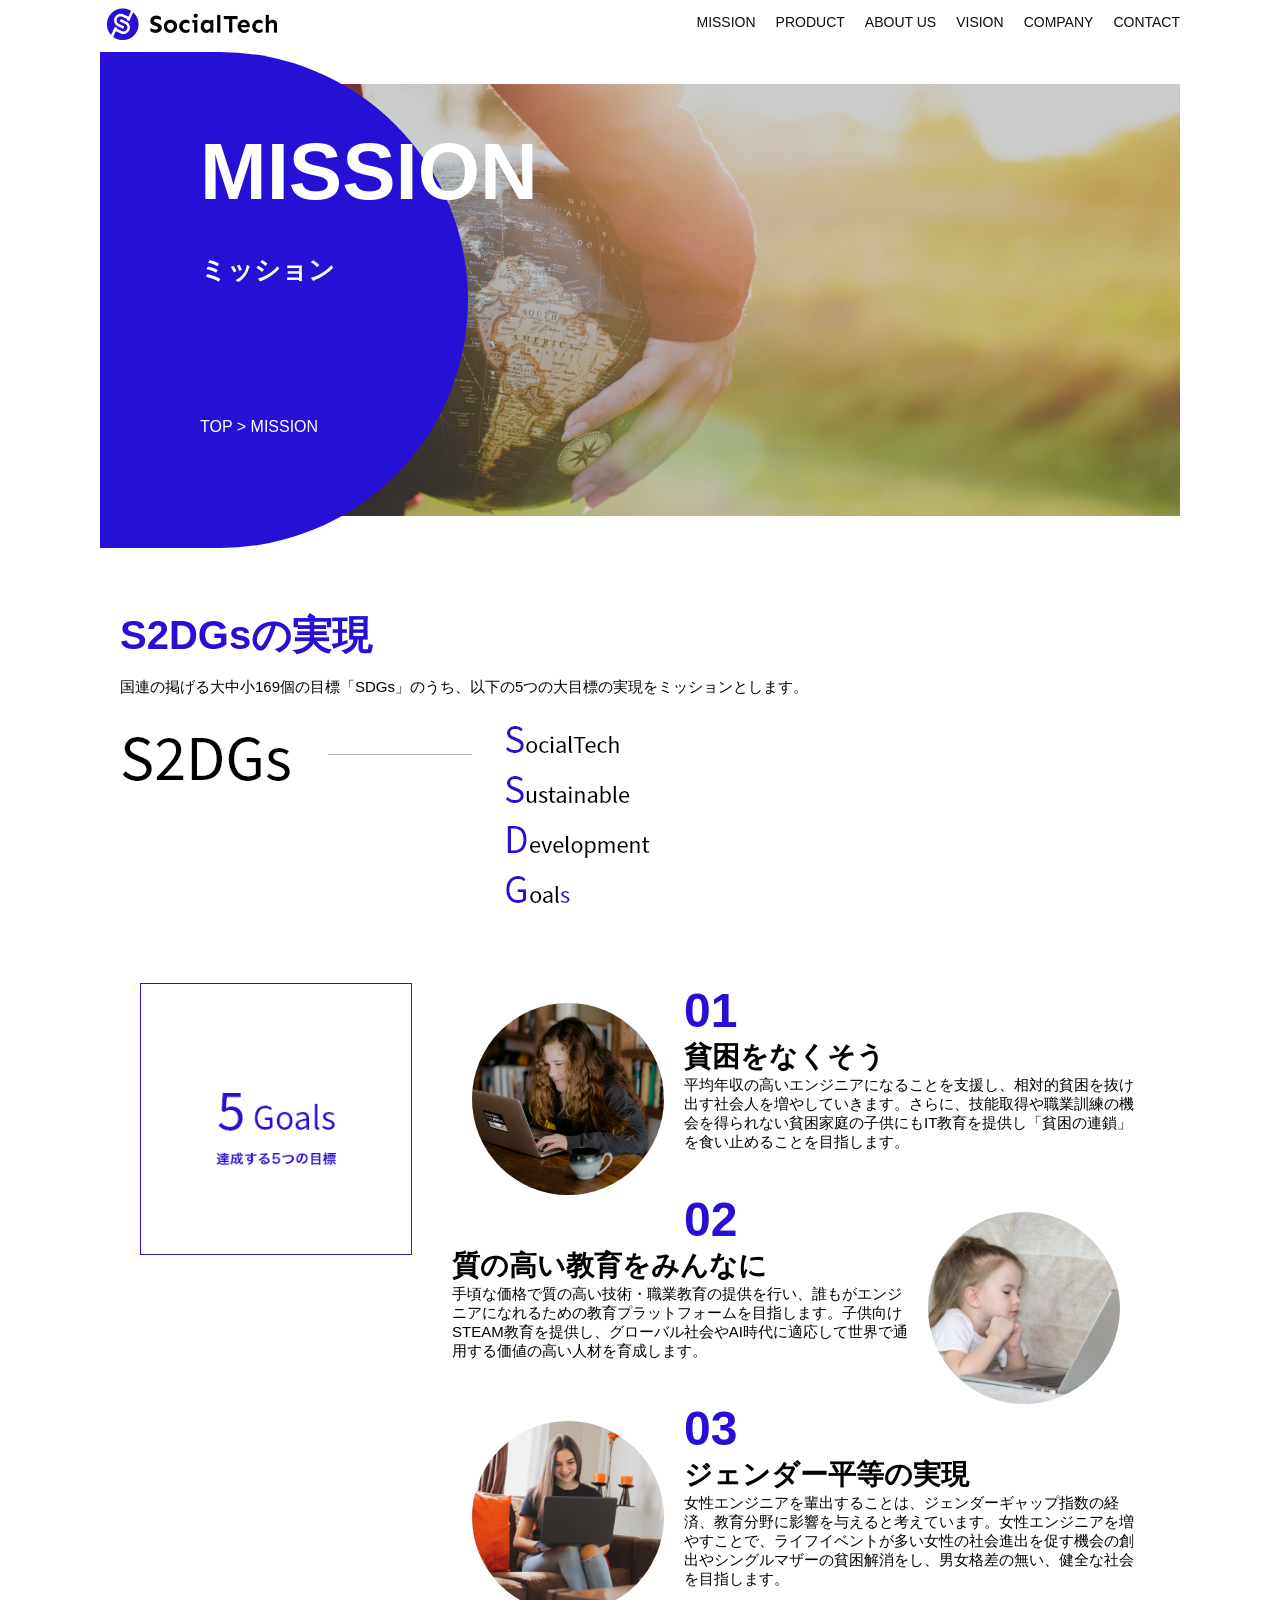
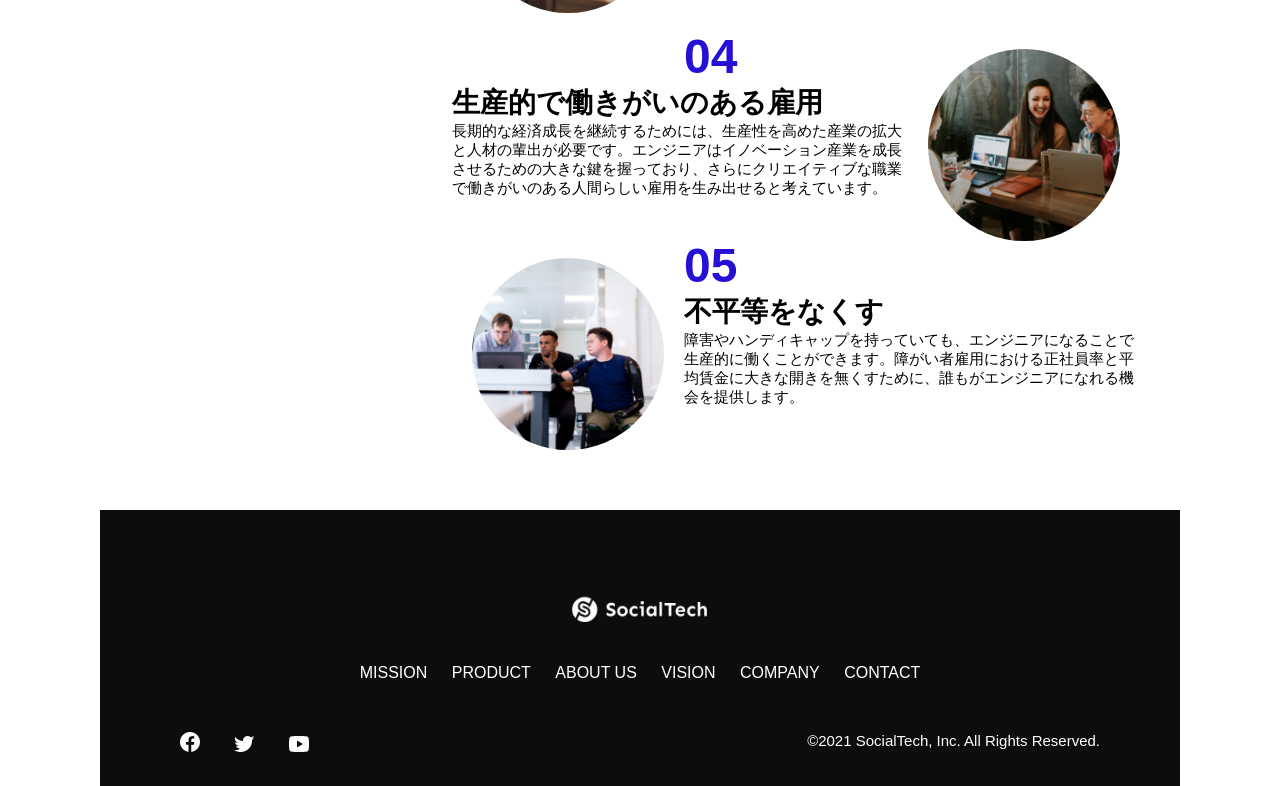
<file: kadai_tutorial_output/mission.html>
<!DOCTYPE html>
<html>
  <head>
    <title>SocialTech - MISSION ミッション -</title>
    <meta charset="utf-8">
    <meta name="description" content="SocialTechが目指す5つの目標（S2DGs）を紹介します">
    <meta name="viewport" content="width=device-width, initial-scale=1.0">
    <link rel="stylesheet" href="style.css">
  </head>

  <body>
    <!-- ヘッダー -->
    <header>
      <!-- ロゴ -->
      <a href="index.html" id="logo">
        <img src="images/logo.png" alt="トップページに戻る">
      </a>

      <!-- PC用ナビゲーション -->
      <nav id="nav-pc">
        <ul>
          <li><a href="mission.html">MISSION</a></li>
          <li><a href="product.html">PRODUCT</a></li>
          <li><a href="index.html#aboutus">ABOUT US</a></li>
          <li><a href="index.html#vision">VISION</a></li>
          <li><a href="index.html#company">COMPANY</a></li>
          <li><a href="index.html#contact">CONTACT</a></li>
        </ul>
      </nav>

      <!-- スマホ用メニューボタン -->
      <button id="menu-sp" onclick="document.getElementById('nav-sp').style.display = 'block'">
        <img src="images/button-menu.png" alt="ナビゲーションを開く">
      </button>

      <!-- スマホ用ナビゲーション -->
      <div id="nav-sp">
        <button id="close" onclick="document.getElementById('nav-sp').style.display = 'none'">
          <img src="images/button-close.png" alt="ナビゲーションを閉じる">
        </button>

        <nav>
          <ul>
            <li>
              <a id="logo-sp" href="index.html" onclick="document.getElementById('nav-sp').style.display = 'none'"><img src="images/logo-sp.png" alt="トップページに戻る"></a>
            </li>
            <li><a class="menu" href="mission.html" onclick="document.getElementById('nav-sp').style.display = 'none'">MISSION</a></li>
            <li><a class="menu" href="product.html" onclick="document.getElementById('nav-sp').style.display = 'none'">PRODUCT</a></li>
            <li><a class="menu" href="index.html#aboutus" onclick="document.getElementById('nav-sp').style.display = 'none'">ABOUT US</a></li>
            <li><a class="menu" href="index.html#vision" onclick="document.getElementById('nav-sp').style.display = 'none'">VISION</a></li>
            <li><a class="menu" href="index.html#company" onclick="document.getElementById('nav-sp').style.display = 'none'">COMPANY</a></li>
            <li><a class="menu" href="index.html#contact" onclick="document.getElementById('nav-sp').style.display = 'none'">CONTACT</a></li>
          </ul>
        </nav>
        <div id="sns">
          <a href="https://www.facebook.com/sejuku2013">
            <img src="images/button-facebook.png" alt="Facebookのリンク">
          </a>
          <a href="https://twitter.com/samuraijuku">
            <img src="images/button-twitter.png" alt="Twitterのリンク">
          </a>
          <a href="https://www.youtube.com/channel/UCCFOQO5aDK0xXam4cUQXT8g">
            <img src="images/button-youtube.png" alt="YouTubeのリンク">
          </a>
        </div>
      </div>
    </header>

    <main>
      <article>
        <section id="mission-main">
          <div class="mission-main-inner">
            <div id="mission-title">
              <h1>MISSION<br><span>ミッション</span></h1>
              <p>TOP > MISSION</p>
            </div>
          </div>
        </section>

        <section id="mission-s2dgs">
          <h2 class="mission-h2">S2DGsの実現</h2>
          <p>国連の掲げる大中小169個の目標「SDGs」のうち、以下の5つの大目標の実現をミッションとします。</p>
          <img src="images/mission/mission-s2dgs.png" alt="S2DGs">
        </section>

        <section id="mission-five-goals">
          <div class="five-goals-image">
            <img src="images/mission/mission-5goals.png" alt="5Goals">
          </div>
          <div class="five-goals-read">
            <div>
              <img class="fivegoals-image-left" src="images/mission/mission-5goals01.png" alt="PCを操作する女の子">
              <span class="fivegoals-number">01</span>
              <h3 class="fivegoals-h3">貧困をなくそう</h3>
              <p class="fivegoals-p">平均年収の高いエンジニアになることを支援し、相対的貧困を抜け出す社会人を増やしていきます。さらに、技能取得や職業訓練の機会を得られない貧困家庭の子供にもIT教育を提供し「貧困の連鎖」を食い止めることを目指します。</p>
            </div>
            <div>
              <img class="fivegoals-image-right" src="images/mission/mission-5goals02.png" alt="PCを見つめる小さい女の子">
              <span class="fivegoals-number">02</span>
              <h3 class="fivegoals-h3">質の高い教育をみんなに</h3>
              <p class="fivegoals-p">手頃な価格で質の高い技術・職業教育の提供を行い、誰もがエンジニアになれるための教育プラットフォームを目指します。子供向けSTEAM教育を提供し、グローバル社会やAI時代に適応して世界で通用する価値の高い人材を育成します。</p>
            </div>
            <div>
              <img class="fivegoals-image-left" src="images/mission/mission-5goals03.png" alt="PCを操作する女性">

              <span class="fivegoals-number">03</span>
              <h3 class="fivegoals-h3">ジェンダー平等の実現</h3>
              <p class="fivegoals-p">女性エンジニアを輩出することは、ジェンダーギャップ指数の経済、教育分野に影響を与えると考えています。女性エンジニアを増やすことで、ライフイベントが多い女性の社会進出を促す機会の創出やシングルマザーの貧困解消をし、男女格差の無い、健全な社会を目指します。</p>
            </div>
            <div>
              <img class="fivegoals-image-right" src="images/mission/mission-5goals04.png" alt="笑顔で話し合う3人の男女">
              <span class="fivegoals-number">04</span>
              <h3 class="fivegoals-h3">生産的で働きがいのある雇用</h3>
              <p class="fivegoals-p">長期的な経済成長を継続するためには、生産性を高めた産業の拡大と人材の輩出が必要です。エンジニアはイノベーション産業を成長させるための大きな鍵を握っており、さらにクリエイティブな職業で働きがいのある人間らしい雇用を生み出せると考えています。</p>
            </div>
            <div>
              <img class="fivegoals-image-left" src="images/mission/mission-5goals05.png" alt="障害を持つ男性が生き生きと働く様子">
              <span class="fivegoals-number">05</span>
              <h3 class="fivegoals-h3">不平等をなくす</h3>
              <p class="fivegoals-p">障害やハンディキャップを持っていても、エンジニアになることで生産的に働くことができます。障がい者雇用における正社員率と平均賃金に大きな開きを無くすために、誰もがエンジニアになれる機会を提供します。</p>
            </div>
          </div>
        </section>
      </article>
    </main>

    <footer>
      <div id="footer-logo">
        <img src="images/logo-sp.png" alt="SocialTech">
      </div>
      <div id="footer-link">
        <a href="mission.html">MISSION</a>
        <a href="product.html">PRODUCT</a>
        <a href="index.html#aboutus">ABOUT US</a>
        <a href="index.html#vision">VISION</a>
        <a href="index.html#company">COMPANY</a>
        <a href="index.html#contact">CONTACT</a>
      </div>
      <div id="sns-footer">
        <div class="sns-btns">
          <a href="https://www.facebook.com/sejuku2013"><img src="images/button-facebook.png" alt="Facebookのリンク"></a>
          <a href="https://twitter.com/samuraijuku"><img src="images/button-twitter.png" alt="Twitterのリンク"></a>
          <a href="https://www.youtube.com/channel/UCCFOQO5aDK0xXam4cUQXT8g"><img src="images/button-youtube.png" alt="YouTubeのリンク"></a>
        </div>
        <p id="copyright">&copy;2021 SocialTech, Inc. All Rights Reserved.</p>
      </div>
    </footer>

  </body>
</html>
</file>
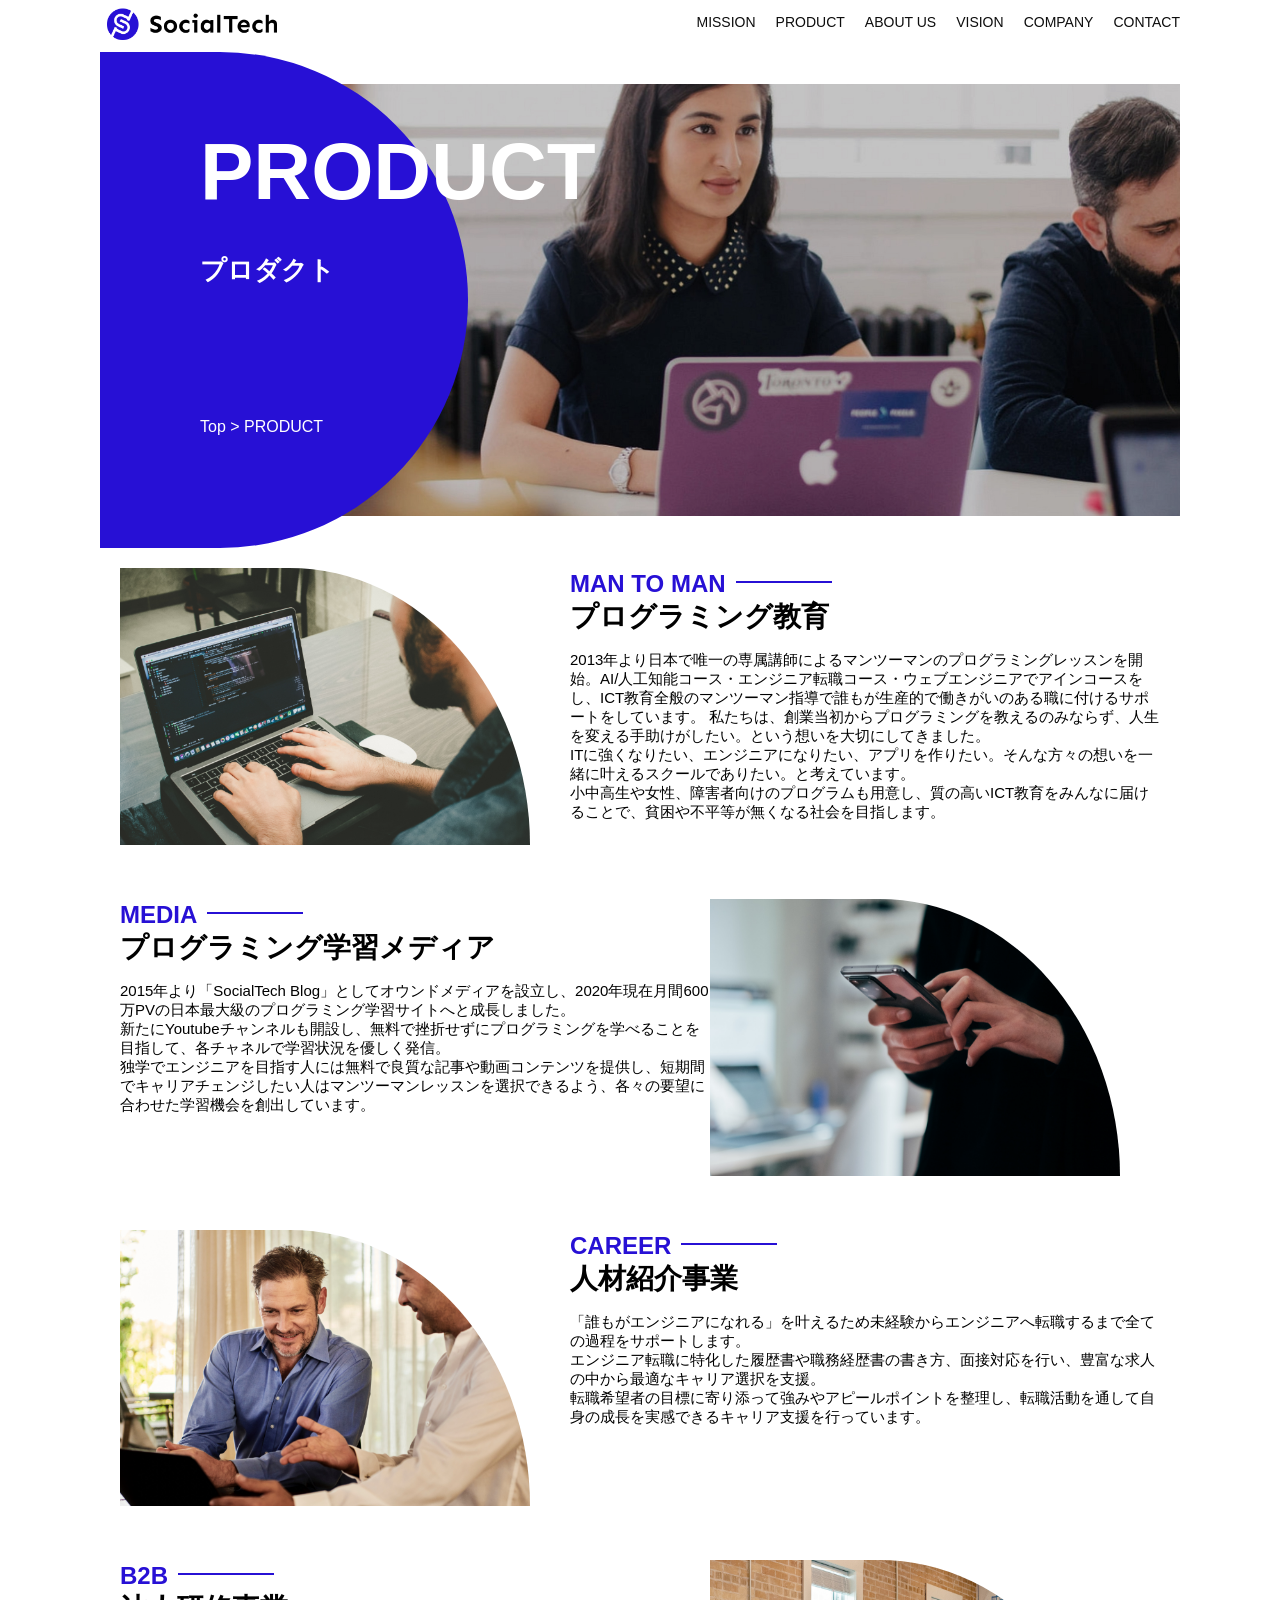
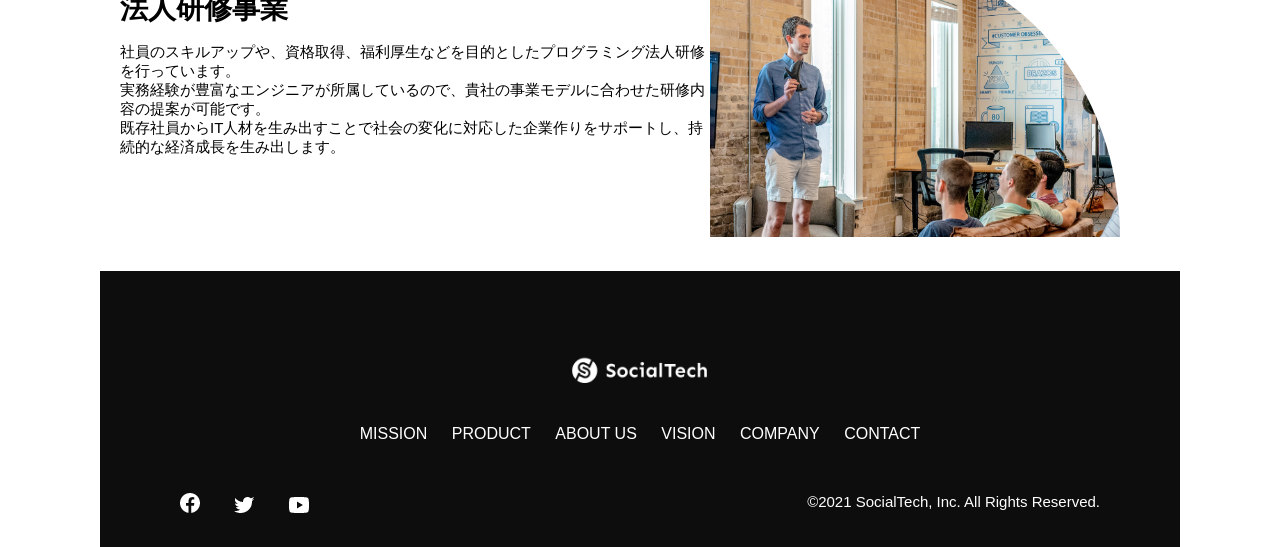
<file: kadai_tutorial_output/product.html>
<!DOCTYPE html>
<html>
  <head>
    <title>SocialTech -PRODUCT プロダクト-</title>
    <meta charset="utf-8">
    <meta name="description" content="SocialTechの4つのプロダクトを紹介します">
    <meta name="viewport" content="width=device-width, initial-scale=1.0">
    <link rel="stylesheet" href="style.css">
  </head>

  <body>
    <!-- ヘッダー -->
    <header>
      <!-- ロゴ -->
      <a href="index.html" id="logo">
        <img src="images/logo.png" alt="トップページに戻る">
      </a>

      <!-- PC用ナビゲーション -->
      <nav id="nav-pc">
        <ul>
          <li><a href="mission.html">MISSION</a></li>
          <li><a href="product.html">PRODUCT</a></li>
          <li><a href="index.html#aboutus">ABOUT US</a></li>
          <li><a href="index.html#vision">VISION</a></li>
          <li><a href="index.html#company">COMPANY</a></li>
          <li><a href="index.html#contact">CONTACT</a></li>
        </ul>
      </nav>

      <!-- スマホ用メニューボタン -->
      <button id="menu-sp" onclick="document.getElementById('nav-sp').style.display = 'block'">
        <img src="images/button-menu.png" alt="ナビゲーションを開く">
      </button>

      <!-- スマホ用ナビゲーション -->
      <div id="nav-sp">
        <button id="close" onclick="document.getElementById('nav-sp').style.display = 'none'">
          <img src="images/button-close.png" alt="ナビゲーションを閉じる">
        </button>

        <nav>
          <ul>
            <li>
              <a id="logo-sp" href="index.html" onclick="document.getElementById('nav-sp').style.display = 'none'"><img src="images/logo-sp.png" alt="トップページに戻る"></a>
            </li>
            <li><a class="menu" href="mission.html" onclick="document.getElementById('nav-sp').style.display = 'none'">MISSION</a></li>
            <li><a class="menu" href="product.html" onclick="document.getElementById('nav-sp').style.display = 'none'">PRODUCT</a></li>
            <li><a class="menu" href="index.html#aboutus" onclick="document.getElementById('nav-sp').style.display = 'none'">ABOUT US</a></li>
            <li><a class="menu" href="index.html#vision" onclick="document.getElementById('nav-sp').style.display = 'none'">VISION</a></li>
            <li><a class="menu" href="index.html#company" onclick="document.getElementById('nav-sp').style.display = 'none'">COMPANY</a></li>
            <li><a class="menu" href="index.html#contact" onclick="document.getElementById('nav-sp').style.display = 'none'">CONTACT</a></li>
          </ul>
        </nav>
        <div id="sns">
          <a href="https://www.facebook.com/sejuku2013">
            <img src="images/button-facebook.png" alt="Facebookのリンク">
          </a>
          <a href="https://twitter.com/samuraijuku">
            <img src="images/button-twitter.png" alt="Twitterのリンク">
          </a>
          <a href="https://www.youtube.com/channel/UCCFOQO5aDK0xXam4cUQXT8g">
            <img src="images/button-youtube.png" alt="YouTubeのリンク">
          </a>
        </div>
      </div>
    </header>

    <main>
      <article>
        <section id="product-main">
          <div class="product-main-inner">
            <div id="product-title">
              <h1>PRODUCT<br><span>プロダクト</span></h1>
              <p>Top > PRODUCT</p>
            </div>
          </div>
        </section>

        <section class="product-section product-section-left">
          <div class="product-section-img">
            <img src="images/product/product-mantoman.png" alt="PCでコードを書く男性">
          </div>
          <div class="product-read">
            <h2 class="product-h2">MAN TO MAN</h2>
            <h3 class="product-h3">プログラミング教育</h3>
            <p>
              2013年より日本で唯一の専属講師によるマンツーマンのプログラミングレッスンを開始。AI/人工知能コース・エンジニア転職コース・ウェブエンジニアでアインコースをし、ICT教育全般のマンツーマン指導で誰もが生産的で働きがいのある職に付けるサポートをしています。 私たちは、創業当初からプログラミングを教えるのみならず、人生を変える手助けがしたい。という想いを大切にしてきました。<br>ITに強くなりたい、エンジニアになりたい、アプリを作りたい。そんな方々の想いを一緒に叶えるスクールでありたい。と考えています。<br>小中高生や女性、障害者向けのプログラムも用意し、質の高いICT教育をみんなに届けることで、貧困や不平等が無くなる社会を目指します。
            </p>
          </div>
        </section>

        <section class="product-section product-section-left">
          <div class="product-read">
            <h2 class="product-h2">MEDIA</h2>
            <h3 class="product-h3">プログラミング学習メディア</h3>
            <p>
              2015年より「SocialTech Blog」としてオウンドメディアを設立し、2020年現在月間600万PVの日本最大級のプログラミング学習サイトへと成長しました。<br>新たにYoutubeチャンネルも開設し、無料で挫折せずにプログラミングを学べることを目指して、各チャネルで学習状況を優しく発信。<br>独学でエンジニアを目指す人には無料で良質な記事や動画コンテンツを提供し、短期間でキャリアチェンジしたい人はマンツーマンレッスンを選択できるよう、各々の要望に合わせた学習機会を創出しています。
            </p>
          </div>
          <div class="product-section-img">
            <img src="images/product/product-media.png" alt="スマートフォンを操作する人">
          </div>
        </section>

        <section class="product-section product-section-left">
          <div class="product-section-img">
            <img src="images/product/product-career.png" alt="笑顔で話し合う2人の男性">
          </div>
          <div class="product-read">
            <h2 class="product-h2">CAREER</h2>
            <h3 class="product-h3">人材紹介事業</h3>
            <p>
              「誰もがエンジニアになれる」を叶えるため未経験からエンジニアへ転職するまで全ての過程をサポートします。<br>エンジニア転職に特化した履歴書や職務経歴書の書き方、面接対応を行い、豊富な求人の中から最適なキャリア選択を支援。<br>転職希望者の目標に寄り添って強みやアピールポイントを整理し、転職活動を通して自身の成長を実感できるキャリア支援を行っています。<br>
            </p>
          </div>
        </section>

        <section class="product-section product-section-left">
          <div class="product-read">
            <h2 class="product-h2">B2B</h2>
            <h3 class="product-h3">法人研修事業</h3>
            <p>
              社員のスキルアップや、資格取得、福利厚生などを目的としたプログラミング法人研修を行っています。<br>実務経験が豊富なエンジニアが所属しているので、貴社の事業モデルに合わせた研修内容の提案が可能です。<br>既存社員からIT人材を生み出すことで社会の変化に対応した企業作りをサポートし、持続的な経済成長を生み出します。
            </p>
          </div>
          <div class="product-section-img">
            <img src="images/product/product-b2b.png" alt="講演中の男性とそれを聞く人々">
          </div>
        </section>

    <footer>
      <div id="footer-logo">
        <img src="images/logo-sp.png" alt="SocialTech">
      </div>
      <div id="footer-link">
        <a href="mission.html">MISSION</a>
        <a href="product.html">PRODUCT</a>
        <a href="index.html#aboutus">ABOUT US</a>
        <a href="index.html#vision">VISION</a>
        <a href="index.html#company">COMPANY</a>
        <a href="index.html#contact">CONTACT</a>
      </div>
      <div id="sns-footer">
        <div class="sns-btns">
          <a href="https://www.facebook.com/sejuku2013"><img src="images/button-facebook.png" alt="Facebookのリンク"></a>
          <a href="https://twitter.com/samuraijuku"><img src="images/button-twitter.png" alt="Twitterのリンク"></a>
          <a href="https://www.youtube.com/channel/UCCFOQO5aDK0xXam4cUQXT8g"><img src="images/button-youtube.png" alt="YouTubeのリンク"></a>
        </div>
        <p id="copyright">&copy;2021 SocialTech, Inc. All Rights Reserved.</p>
      </div>
    </footer>
    
  </body>
</html>
</file>
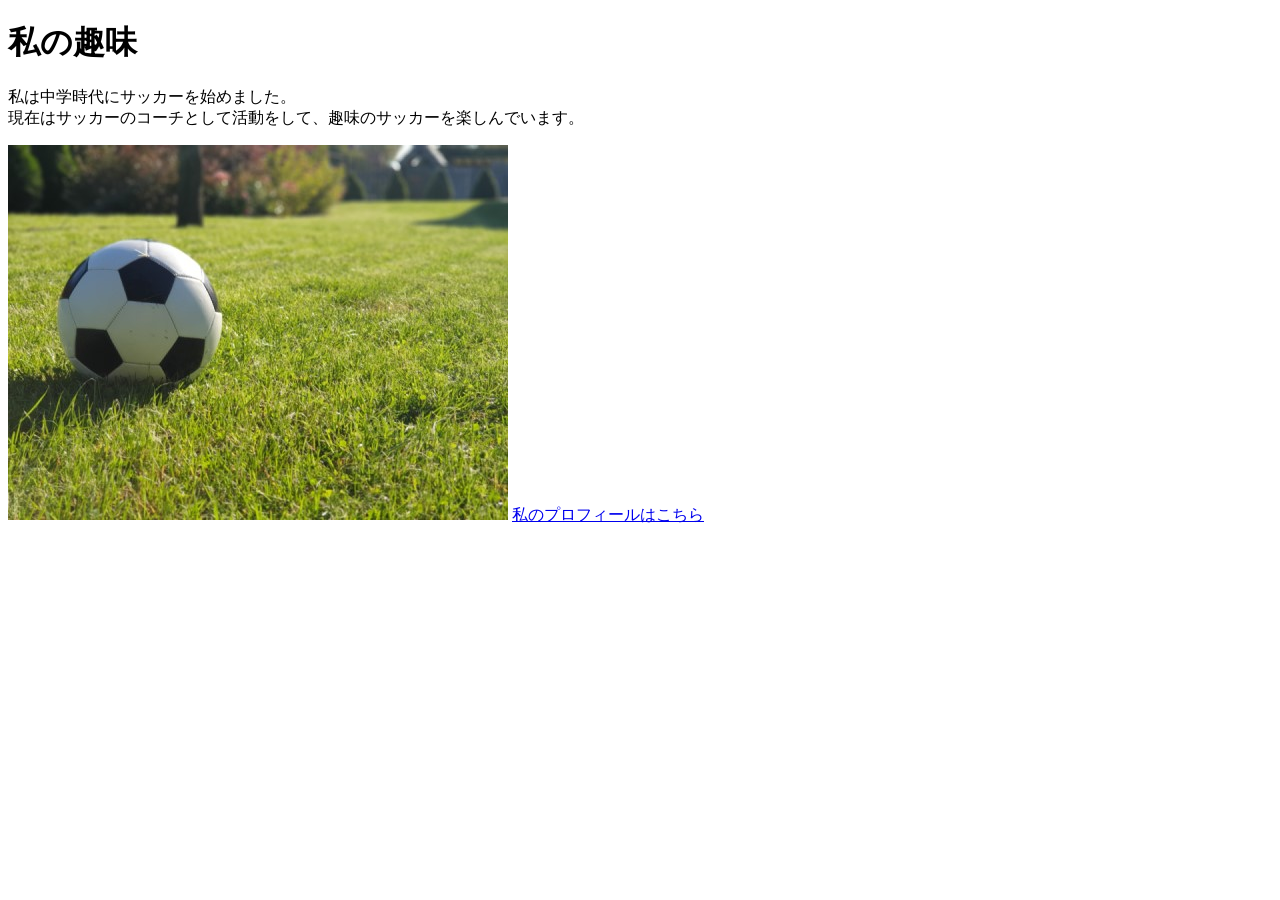
<file: kadai_005/html/kadai_005.html>
<!DOCTYPE html>
<html>
<head>
  <title>5章課題</title>
  <meta name="description" content="このページは5章の課題です。">
  <meta charset="UTF-8">
</head>

<body>
  <h1>私の趣味</h1>
  <p>私は中学時代にサッカーを始めました。<br>
    現在はサッカーのコーチとして活動をして、趣味のサッカーを楽しんでいます。
  </p>
  <img src="../images/sample.jpg" alt="サッカーボール">
  <a href="https://x.com/samuraijuku">私のプロフィールはこちら</a>
</body>
</html>
</file>
<file: html-css-kadai_013/style.css>
body {
  font-family: "Source Sans Pro", "Hiragino Kaku Gothic ProN", Meiryo, Arial,
  sans-serif;
}

p {
  font-size: 15px;
}

#main-visual>img {
  width: 100%;
}

/*================
PC用のスタイル 
=================*/
@media screen and (min-width: 768px) {
 /* 横幅設定 */
body {
  max-width: 1080px;
  min-width: 960px;
  margin: 0 auto 0 auto;
}

  #menu-sp, #nav-sp {
  display: none;
}

/* ヘッダー */
header {
  display: flex;
  justify-content: space-between;
}

/* ナビゲーションのレイアウト */
#nav-pc {
  text-align: right;
  font-size: 14px;
  padding-top: 15px;
}

/* ナビゲーションのリンクの装飾設定 */
#nav-pc>a {
  text-decoration: none;
  margin-left: 20px;
}

#nav-pc>a:link {
  color: #0d0d0d;
}

#nav-pc>a:visited {
  color: #0d0d0d;
}

#nav-pc>a:hover {
  color: #0d0d0d;
  text-decoration: underline;
}

#nav-pc>a:active {
  color: #0d0d0d;
}
}

/*================
スマホ用のスタイル 
=================*/
@media screen and (max-width: 767px) {
body {
  min-width: 375px;
  margin: 0;
}

#nav-pc {
  display: none;
}

#menu-sp {
  display: block;
  float: right;
  padding: 0;
}

#nav-sp {
  background-color: #ce933e;
  position: absolute;
  left: 0;
  top: 0;
  height: 100%;
  width: 100%;
  display: none;
  z-index: 100;
}

#nav-sp ul {
  padding-left: 0;
}

#nav-sp li {
  list-style: none;
}

#close {
  position: absolute;
  top: 20px;
  right: 20px;
}

#logo-sp {
  margin: 80px 0 30px 20px;
  color: red;
}

#nav-sp a {
  display: block;
}

#nav-sp a:link {
  color: #ffffff;
}

#nav-sp a:visited {
  color: #ffffff;
}

#nav-sp a:hover {
  color: #ffffff;
  text-decoration: underline;
}

#nav-sp a:active {
  color: #ffffff;
}

#nav-sp .menu {
  text-decoration: none;
  display: block;
  margin-left: 20px;
  margin-right: 20px;
  height: 44px;
  font-size: 16px;
  background-image: url("images/arrow.png");
  background-repeat: no-repeat;
  background-position: right top;
}
}
</file>
<file: kadai_tutorial_output/style.css>
* {
  box-sizing: border-box;
}

p {
  font-size: 15px;
}

body {
  max-width: 1080px;
  margin: 0 auto 0 auto;
  font-family: "Source Sans Pro", "Hiragino Kaku Gothic ProN", Meiryo, Arial, sans-serif;
}

/* ヘッダー */
header {
  display: flex;
  justify-content: space-between;
}

/* ナビゲーションのレイアウト */
#nav-pc {
  font-size: 14px;
}

#nav-pc ul {
  display: flex;
  padding-left: 0;
}

#nav-pc li {
  list-style: none;
}

/* ナビゲーションのリンクの装飾設定 */
#nav-pc a {
  text-decoration: none;
  margin-left: 20px;
  color: #0d0d0d;
}

#nav-pc a:hover {
  text-decoration: underline;
}

/* スマホ用ナビを非表示 */
#nav-sp,
#menu-sp {
  display: none;
}

/* メインビジュアル*/
#main-visual {
  position: relative;
  height: 400px;
}

#main-message {
  position: absolute;
  top: 0;
  left: 0;
  background-color: #2710d5;
  color: #ffffff;
  border-radius: 0 0 476px 0;
  max-width: 620px;
  height: 100%;
  width: 100%;
  z-index: 11;
}

#main-message h1 {
  font-size: 60px;
  margin: 100px 0 0 50px;
}

#main-message > p {
  font-size: 28px;
  margin: 0 0 0 50px;
}

#main-visual > img {
  max-width: 620px;
  border-radius: 476px 0 0 0;
  position: absolute;
  top: 0;
  right: 0;
  z-index: 10;
}

/*見出し*/
h2 {
  margin: 40px 0 0 0;
}

h2::after {
  content: url("images/line.png");
  margin-left: 10px;
}

h3 {
  font-size: 27px;
}

/* ミッション */
#mission {
  margin: 80px auto 80px auto;
}

#mission-flex {
  display: flex;
}

#mission-flex > div {
  width: 50%;
  margin: 20px;
}

#mission-photo {
  width: 100%;
}

#s2dgs {
  margin-top: 50px;
  width: 100%;
}

/* プロダクト */
#product {
  background-color: #fafafa;
  margin: 80px 0 80px 0;
  padding: 10px 40px 0px 40px;
}

/* 外枠 */
#product .product-flex {
  margin-top: 40px;
  display: flex;
}

/* 左のカラム */
#product-left {
  width: 50%;
  margin-right: 20px;
}

/* 右のカラム */
#product-right {
  width: 50%;
  margin-left: 20px;
  margin-top: 80px;
}

/* 写真＋説明の枠 */
#product-left > div {
  position: relative;
  height: 480px;
  margin-right: 20px;
}

#product-right > div {
  position: relative;
  height: 480px;
  margin-left: 20px;
}

/* 写真*/
.product-photo {
  width: 100%;
}

/* 説明文の枠 */
.product-explain {
  background-color: #ffffff;
  position: absolute;
  left: 0;
  bottom: 50px;
  margin: 0 40px 0 40px;
  padding: 20px;
  box-shadow: 5px 5px 10px rgba(0, 0, 0, 0.05);
}

/* 説明文の英語 */
.product-explain > span {
  color: #2710d5;
  font-weight: bold;
  font-size: 16px;
  margin: 0px;
}

/* 説明文の見出し */
.product-explain > h3 {
  margin: 5px 0 5px 0;
}

/* 説明文 */
.product-explain > p {
  font-size: 14px;
  margin: 0;
}

/* もっと見るボタン */
#product-more {
  text-align: center;
}

#product-more a {
  position: relative;
  bottom: -42px;
}

/* ABOUT US */
#aboutus {
  margin: 80px auto 80px auto;
}

/* ３つの組織文化と写真を入れる枠 */
#aboutus > div {
  display: flex;
}

/* 写真 */
.culture-img {
  width: 50%;
  align-self: flex-start;
}

.culture-img2 {
  margin-top: 50px;
  width: 100%;
}

/* 3つの組織文化の表 */
.culture-table {
  margin-right: 50px;
}

/* 番号 */
.culture-num {
  font-size: 80px;
  color: #2710d5;
  padding: 0 20px 0 0;
}

/* 見出し */
.culture-table th {
  text-align: left;
  font-size: 28px;
  font-weight: bold;
}

/* 組織文化英語 */
.culture-en {
  color: #2710d5;
  font-size: 24px;
}

/* 説明文 */
.culture-description {
  margin: 0;
}

/* ビジョン */
#vision {
  margin: 80px auto 80px auto;
}

/* セクション内の外枠*/
#vision > div {
  display: flex;
  justify-content: space-between;
  flex-wrap: wrap;
}

/*7つの行動指針の枠*/
.vision-box {
  width: 300px;
  height: 300px;
  margin-bottom: 30px;
  position: relative;
}

.vision-box > img {
  width: 100%;
  position: relative;
  z-index: 30;
}

.vision-box > div {
  position: absolute;
  top: 0;
  left: 0;
  z-index: 31;
  margin-right: 20px;
}

.vision-box > div > h4 {
  color: #2710d5;
  font-size: 19px;
  margin: 80px 0 0 0;
}

.vision-box > div > h4::first-letter {
  font-size: 40px;
}

.vision-box > div > h5 {
  font-size: 20px;
  margin: 0 0 0 0;
}

.vision-box > div > p {
  margin: 10px 0 0 0;
}

/*会社概要*/
#company {
  margin: 80px auto 80px auto;
}

#company-table {
  width: 100%;
}

.tableheader {
  text-align: left;
  padding: 20px;
  border-bottom-color: #2710d5;
  border-bottom-width: 1px;
  border-bottom-style: solid;
  width: 100px;
}

.tableheader-first {
  border-top-color: #2710d5;
  border-top-width: 1px;
  border-top-style: solid;
}

.cell {
  padding: 30px;
  border-bottom-color: #ececec;
  border-bottom-width: 1px;
  border-bottom-style: solid;
}

.cell-first {
  border-top-color: #ececec;
  border-top-width: 1px;
  border-top-style: solid;
}

#company > iframe {
  width: 100%;
  height: 368px;
  margin-top: 40px;
}

/* お問い合わせ */
#contact {
  margin: 80px auto 80px auto;
}

/* 外枠 */
#contact > form > div {
  display: flex;
  flex-direction: row;
  flex-wrap: wrap;
  padding-bottom: 30px;
}

/* 左列　見出し */
.contact-heading {
  width: 240px;
  align-self: center;
}

/* 見出しのラベル */
.contact-label {
  font-weight: bold;
}

/* 必須 */
.contact-span {
  color: #ce2222;
  margin: 0 0 0 20px;
  font-weight: bold;
}

/* テキストボックス */
.contact-textbox {
  border-top: 0px;
  border-left: 0px;
  border-right: 0px;
  border-bottom-width: 1px;
  border-bottom-color: #707070;
  border-style: solid;
  background-color: #fafafa;
  height: 56px;
  width: 400px;
}

/* お問い合わせ内容のテキストエリア */
.contact-textarea {
  border-top: 0px;
  border-left: 0px;
  border-right: 0px;
  border-bottom-width: 1px;
  border-bottom-color: #707070;
  background-color: #fafafa;
  width: 400px;
  height: 200px;
}

/* 個人情報の取り扱い */
#contact dt {
  font-weight: bold;
}

#contact dd {
  margin: 0 0 16px 0;
}

#contact dd p {
  margin: 0;
}

#contact dd ul {
  padding-left: 0;
}

#contact dd li {
  margin-bottom: 0;
  list-style: none;
}

/* フッター */
footer {
  background-color: #0d0d0d;
  text-align: center;
  padding: 80px 80px 30px 80px;
}

#footer-logo {
  margin-bottom: 30px;
}

#footer-link {
  margin-bottom: 50px;
}

#footer-link > a {
  text-decoration: none;
  margin: 10px;
  color: #ffffff;
}

#footer-link > a:hover {
  text-decoration: underline;
}

#sns-footer {
  display: flex;
  justify-content: space-between;
}

#sns-footer a {
  margin-right: 30px;
}

#copyright {
  color: #ffffff;
  margin: 0;
}

/* mission.html用スタイル */
/* ミッションのメインビジュアル */
.mission-main-inner {
  background-image: url("images/mission/mission-main.png");
  background-repeat: no-repeat;
  background-position-y: center;
}

#mission-title {
  background-color: #2710d5;
  width: 368px;
  color: #ffffff;
  height: 496px;
  border-radius: 0 248px 248px 0;
  position: relative;
}

#mission-title h1 {
  position: absolute;
  top: 0;
  left: 100px;
  font-size: 80px;
  line-height: 1;
}

#mission-title h1 span {
  font-size: 26px;
}

#mission-title > p {
  position: absolute;
  top: 350px;
  left: 100px;
  font-size: 16px;
}

/* ミッションページ　S2DGSの設定 */
#mission-s2dgs {
  padding: 20px;
}

.mission-h2 {
  color: #2710d5;
  font-size: 40px;
}

.mission-h2::after {
  content: none;
}

/* ミッションページ　5つのゴールの設定 */
#mission-five-goals {
  padding: 20px;
  display: flex;
}

#mission-five-goals .five-goals-image {
  width: 30%;
  padding: 20px;
}

#mission-five-goals .five-goals-image img {
  width: 100%;
}

#mission-five-goals .five-goals-read {
  width: 70%;
  padding: 20px;
}

#mission-five-goals .five-goals-read > div {
  margin-bottom: 40px;
}

.fivegoals-image-right {
  float: right;
  margin: 20px;
}

.fivegoals-image-left {
  float: left;
  margin: 20px;
}

.fivegoals-number {
  color: #2710d5;
  font-size: 48px;
  font-weight: bold;
  margin: 0;
}

.fivegoals-h3 {
  font-size: 28px;
  margin: 0;
}

.fivegoals-p {
  margin: 0;
}

/* プロダクトページ */
.product-main-inner {
  background-image: url("images/product/product-main.png");
  background-repeat: no-repeat;
  background-position-y: center;
}

#product-title {
  background-color: #2710d5;
  width: 368px;
  color: #ffffff;
  height: 496px;
  border-radius: 0 248px 248px 0;
  position: relative;
}

#product-title h1 {
  position: absolute;
  top: 0;
  left: 100px;
  font-size: 80px;
  line-height: 1;
}

#product-title h1 span {
  font-size: 26px;
}

#product-title > p {
  position: absolute;
  top: 350px;
  left: 100px;
  font-size: 16px;
}

/* セクション */
.product-section {
  display: flex;
  padding: 20px 20px 0;
}

.product-section .product-section-img {
  width: 450px;
}

/* 右が画像のセクション*/
.product-section-left .product-section-img img {
  width: 100%;
  padding: 0 40px 30px 0;
  border-radius: 0 432px 0 0;
}

.product-section-left .product-read {
  width: 50%;
  flex-grow: 1;
}

.product-section-left .product-read p {
  margin-bottom: 0;
}

/* 右が画像のセクション*/
.product-section-right {
  justify-content: space-between;
}

.product-section-right .product-section-img img {
  width: 100%;
  padding: 0 0 30px 40px;
  border-radius: 432px 0 0 0;
}

.product-section-right .product-read {
  width: 500px;
}

.product-h2 {
  color: #2710d5;
  font-size: 24px;
  margin: 0;
}

.product-h3 {
  font-size: 28px;
  margin: 0;
}

/*====================
 スマートフォン用のスタイル
=====================*/
@media screen and (max-width: 767px) {
  /* PC用ナビゲーション非表示 */
  #nav-pc {
    display: none;
  }

  /* ハンバーガーメニュー */
  #menu-sp {
    display: block;
    background-color: transparent;
    float: right;
    padding: 0;
    border: none;
  }

  /* スマホ用ナビゲーションの表示切替*/
  /* 初期状態、レイアウトと非表示設定 */
  #nav-sp {
    background-color: #2710d5;
    position: fixed;
    left: 0;
    top: 0;
    height: 100%;
    width: 100%;
    display: none;
    z-index: 100;
  }

  /* ×ボタン */
  #close {
    position: absolute;
    top: 20px;
    right: 20px;
    background-color: transparent;
    border: none;
  }

  #nav-sp nav ul {
    padding-left: 0;
  }

  #nav-sp nav li {
    list-style: none;
  }

  /* ナビゲーションメニュー用ロゴ */
  #logo-sp {
    margin: 80px 0 30px 20px;
  }

  /* ナビゲーションのリンクの装飾設定 */
  #nav-sp nav a {
    display: block;
    color: #ffffff;
  }

  #nav-sp nav a:hover {
    text-decoration: underline;
  }

  #nav-sp .menu {
    text-decoration: none;
    margin: 0 20px 0 20px;
    height: 44px;
    font-size: 16px;
    background-image: url("images/arrow.png");
    background-repeat: no-repeat;
    background-position: right top;
  }

  #sns {
    position: absolute;
    bottom: 20px;
    left: 20px;
  }

  #sns > a {
    margin-right: 30px;
  }

  /* メインビジュアル */
  #main-visual {
    position: relative;
    height: 470px;
  }

  #main-visual > div {
    text-align: center;
    height: 280px;
  }

  #main-visual h1 {
    font-size: 28px;
    margin: 90px 0 0 0;
  }

  #main-visual > div > p {
    margin: 0;
    font-size: 15px;
  }

  #main-visual > img {
    width: 100%;
    border-radius: 476px 0 0 0;
    top: auto;
    bottom: 0;
  }

  /*見出し*/
  h2 {
    margin: 15px 0 15px 0;
  }
  
  h3 {
    font-size: 24px;
    margin: 10px 0 0 0;
  }

  /* ミッション */
  #mission {
    margin: 20px 0 20px 0;
    padding: 0 20px 0 20px;
  }

  #mission-flex {
    flex-direction: column;
  }

  #mission-flex > div {
  width: 100%;
  margin: 0;
}

  /* プロダクト */
  #product {
    margin: 0;
    padding: 10px 20px 0 20px;
  }

  /* 外枠 */
  #product .product-flex {
    flex-direction: column;
    margin-top: 0;
  }

  /* 左右のカラム　スマホでは縦並び */
  #product-left,
  #product-right {
    width: 100%;;
    margin: 0;
  }

  /* 写真＋説明の枠 */
  #product-left > div,
  #product-right > div {
    height: auto;
    margin: 0;
  }

  /* 説明文の枠 */
  .product-explain {
    position: relative;
    margin: 0;
  }

  .product-explain > h3 {
    margin: 10px 0 10px 0;
    font-size: 24px;
  }

  /* もっと見るボタン */
  #product-more {
    text-align: left;
  }

  /* ABOUT US */
  #aboutus {
    margin: 80px 20px 80px 20px;
  }

  #aboutus > div {
    flex-direction: column;
  }

  .culture-table th {
    font-size: 16px;
  }

  .culture-table {
    margin-right: 0;
    padding-right: 20px;
    order: 2;
  }

  .culture-img {
    width: 100%;
    order: 1;
  }

  .culture-img2 {
    margin-top: 0;
  }

  .culture-num {
    padding: 0;
  }

  .culture-description {
    margin: 0;
  }

  /* ビジョン */
  #vision {
    margin: 80px 20px 80px 20px;
  }

  .vision-box > img {
    position: absolute;
    top: 0;
    left: 0;
  }

  .vision-box > div > h4 {
    margin: 60px 0 0 0;
  }

  /*会社概要*/
  #company {
    margin: 0 20px 0 20px;
  }

  #company > h3 {
    margin-bottom: 20px;
  }

  .tableheader {
    width: 50px;
  }

  .cell {
    padding: 20px;
  }

  #company > iframe {
    height: 240px;
  }

  /* お問い合わせ */
  #contact {
    margin: 80px 20px 80px 20px;
  }

  #contact > h3 {
    margin-bottom: 20px;
  }

  #contact > form > div {
    flex-direction: column;
    margin-bottom: 20px;
  }

  .contact-heading {
    align-self: auto;
    margin-bottom: 20px;
  }

  .contact-textbox {
    min-width: 300px;
    width: 100%;
  }

  .contact-textarea {
    height: 150px;
    width: 100%;
  }

  .radiobutton {
    margin-bottom: 20px;
  }

  /* フッター */
  footer {
    padding: 30px 20px 50px 20px;
    text-align: left;
  }

  #footer-link > a {
    margin: 0 20px 30px 0;
    display: block;
    background-image: url("images/arrow.png");
    background-repeat: no-repeat;
    background-position: right top;
  }

  #footer-link > a:hover {
    text-decoration: underline;
  }

  #sns-footer {
    flex-direction: column;
    justify-content: flex-start;
  }

  #copyright {
    font-size: 12px;
    margin-top: 30px;
  }

  /* mission.html用スタイル */
  /* ミッションのメインビジュアル */
  #mission-main {
    height: 256px;
    margin-top: 4%;
    position: relative;
  }

  .mission-main-inner {
    height: 80%;
    background-size: cover;
  }

  #mission-title {
    width: 136px;
    height: 256px;
    position: absolute;
    top: -10%;
  }

  #mission-title h1 {
    left: 20px;
    font-size: 40px;
  }

  #mission-title h1 span {
    font-size: 18px;
  }

  #mission-title > p {
    top: 180px;
    left: 20px;
    font-size: 13px;
  }

  /* ミッションページ　S2DGSの設定 */
  .mission-h2 {
    font-size: 38px;
    margin: 0px;
  }

  .mission-h2::after {
    content: none;
  }

  #mission-s2dgs > img {
    width: 100%;
  }

  /* ミッションページ　5つのゴールの設定 */
  #mission-five-goals {
    flex-direction: column;
  }

  #mission-five-goals > div {
    padding: 0;
  }

  #mission-five-goals .five-goals-image,
  #mission-five-goals .five-goals-read {
    width: 100%;
    padding: 0;
  }

  #mission-five-goals .five-goals-read > div {
    display: flex;
    flex-direction: column;
  }

  .fivegoals-image-right,
  .fivegoals-image-left {
    align-self: center;
  }

  /* プロダクトページ */
  #product-main {
    height: 256px;
    margin-top: 4%;
    position: relative;
  }

  .product-main-inner {
    height: 80%;
    background-size: cover;
  }

  #product-title {
    width: 136px;
    height: 256px;
    position: absolute;
    top: -10%;
  }

  #product-title h1 {
    left: 20px;
    font-size: 40px;
  }

  #product-title h1 span {
    font-size: 18px;
  }

  #product-title > p {
    top: 180px;
    left: 20px;
    font-size: 13px;
  }

  /* セクション */
  .product-section {
    flex-direction: column;
  }

  .product-section .product-section-img {
    width: 100%;
  }

  .product-section .product-section-img img {
    width: 100%;
    padding: 0;
  }

  /* 右が画像のセクション*/
  .product-section-left .product-section-img img {
    border-radius: 0 300px 0 0;
  }

  .product-section-left .product-read {
    width: 100%;
    flex-grow: 1;
  }

  /* 右が画像のセクション*/
  .product-section-right .product-section-img img {
    order: 1;
    border-radius: 300px 0 0 0;
  }

  .product-section-right .product-read {
    order: 2;
    width: 100%;
  }

}
</file>
<file: kadai_015/style.css>
html {
  font-size: 20px;
}

body {
  font-family: "Arial", "Meiryo", sans-serif;
  text-align: center;
}

.blue {
  color: skyblue;
}

.pink {
  color: rgb(255, 192, 203);
}

h1 {
  font-family: "Josefin Sans", sans-serif;
  font-size: 2rem;
  letter-spacing: 1.2em;
  text-shadow: 2px 2px 5px gray;
  border-bottom: solid 3px rgb(115, 115, 114);
}

#basic p {
  font-weight: bold;
}
</file>
<file: kadai_018/style.css>
#top {
  width: 800px;
  background-color: #dcc9f4;
  margin: 20px auto;
  text-align: center;
}

.top-child {
  display: inline-block;
  width: 20%;
  background-color: #ffd9df;
}

#middle {
  position: relative;
  width: 800px;
  height: 800px;
  margin: 20px auto;
  background-color: #ffd9df;
}

#middle-child01, #middle-child02, #middle-child03 {
  width: 200px;
  height: 200px;
  background-color: #87ceeb;
}

#middle-child01 {
  position: absolute;
  top: 100px;
  left: 100px;
}

#middle-child02 {
  position: absolute;
  top: 300px;
  left: 300px;
}

#middle-child03 {
  position: absolute;
  top: 500px;
  left: 500px;
}

#bottom {
  position: relative;
  width: 800px;
  height: 300px;
  margin: 0 auto;
  background-color: #87ceeb;
}

#bottom-child01, #bottom-child02, #bottom-child03 {
  width: 400px;
  height: 100px;
  background-color: #e5dcf0;
}

#bottom-child02 {
  position: relative;
  left: 200px;
}

#bottom-child03 {
  position: relative;
  left: 400px;
}
</file>
<file: kadai_022/style.css>
h1, p, body {
    margin: 0;
}

p, a {
    font-size: 20px;
}

header {
    background-color: rgb(244, 79, 79);
    margin-bottom: 20px;
    text-align: center;
}

header h1 {
    color: rgb(255, 255, 255);
}

main {
    padding: 10px;
}

#parent {
    display: flex;
    justify-content: space-around;
}

.contents {
    border: solid 3px rgb(238, 204, 204);
    flex-basis: 25%;
    padding: 10px 15px 10px 15px;
    margin: 20px 0px 20px 0px;
    text-align: center;
}

.contents h2 {
    font-size: 25px;
    border-bottom: dotted 3px rgb(236, 122, 122); 
}

h2::before {
    content: "●";
    color: rgb(239, 111, 139);
}

.contents p:nth-of-type(2)::first-letter {
  font-weight: bold;
  color: rgb(97, 206, 249);
}

.contents img {
    width: 70%;
    margin: 10px 0px 10px 0px;
}

footer {
    background-color: rgb(244, 79, 79);
    text-align: center;
}

footer a {
    color: rgb(255, 255, 255);
}

footer a:visited {
    color: rgb(193, 234, 251);
}

footer a:hover {
    color: rgb(245, 178, 168);
}

@media screen and (max-width: 768px) {
    h2 {
        font-size: 30px;
    }

    p {
        font-size: 25px;
    }

    #parent {
        flex-direction: column;
    }
}
</file>
